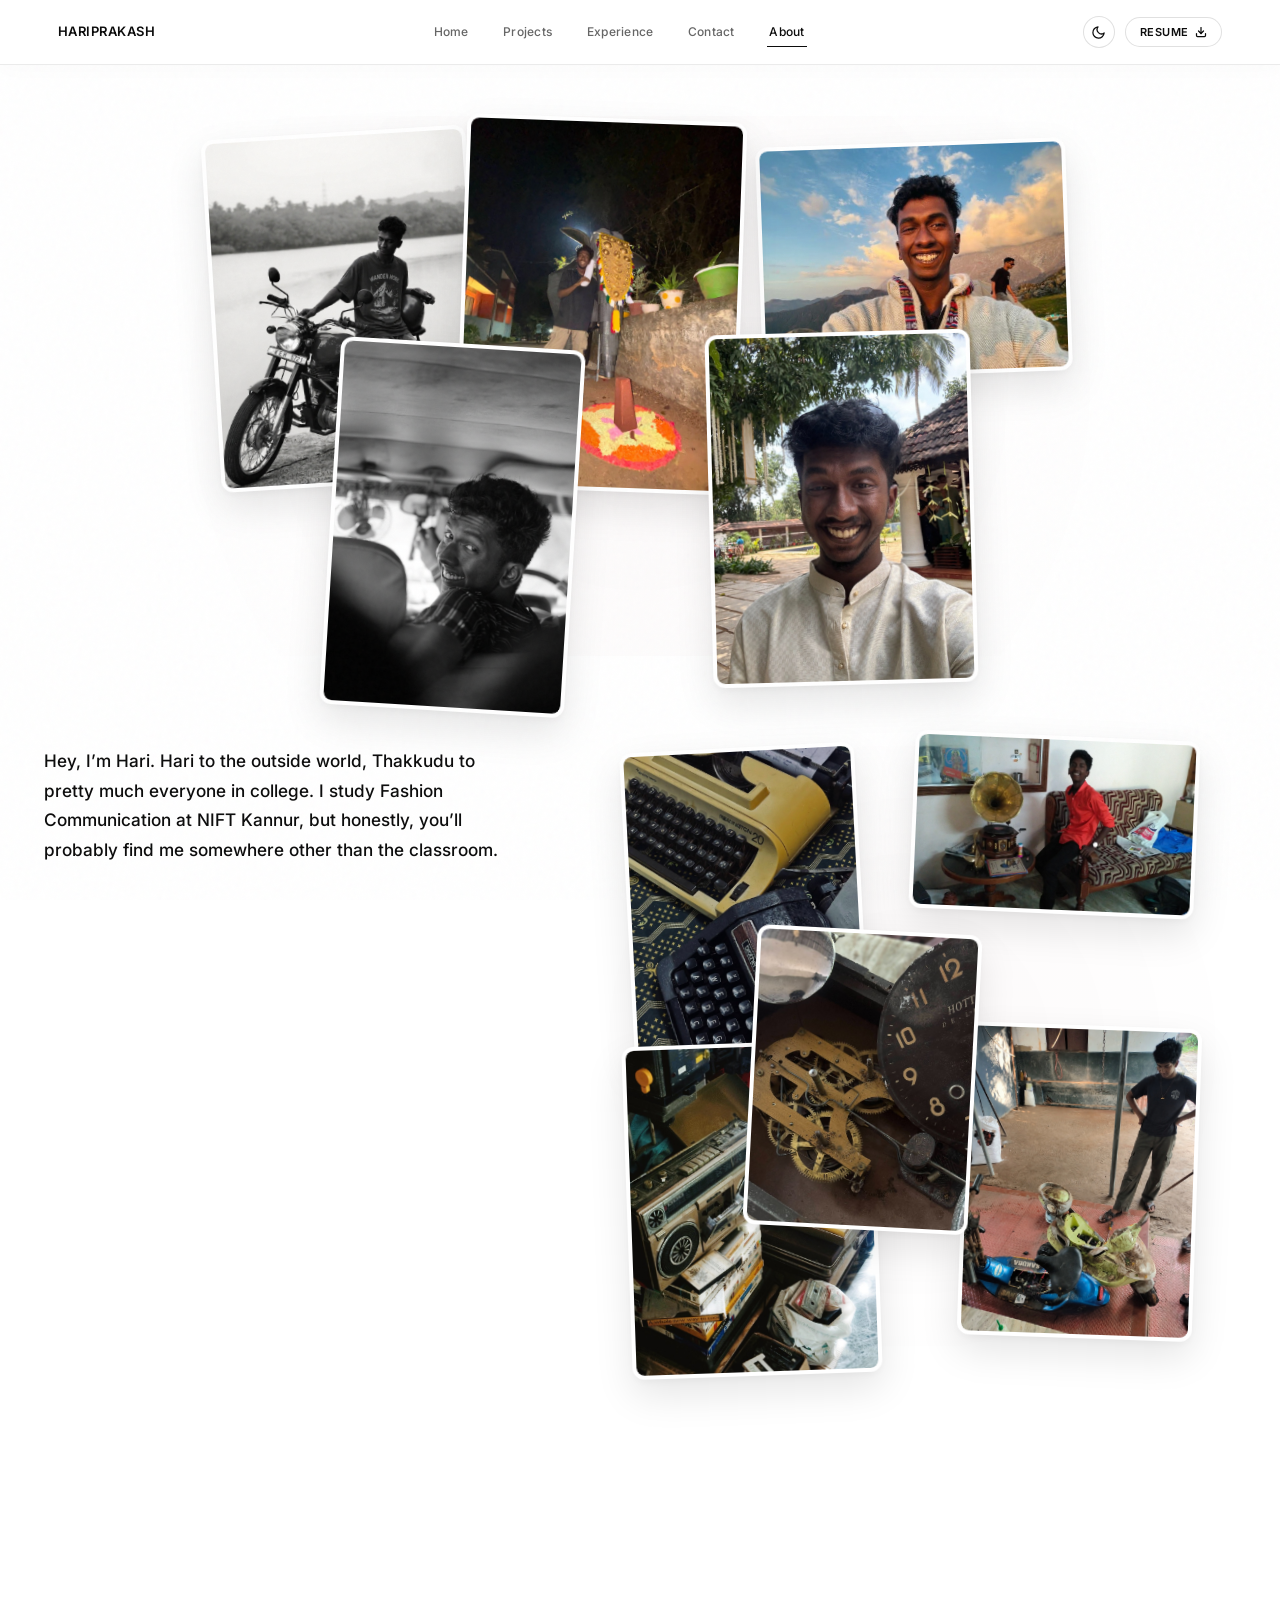
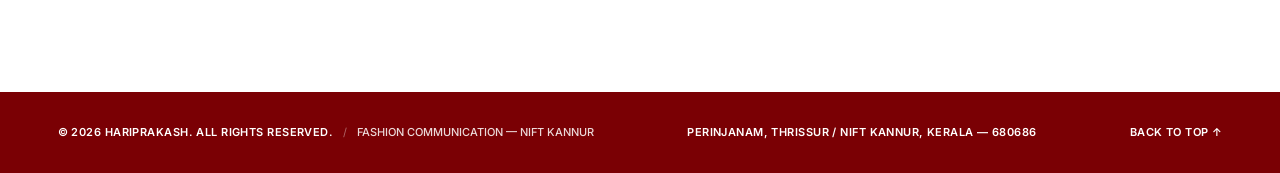
<file: about.html>
<!DOCTYPE html>
<html lang="en">
<head>
  <meta charset="UTF-8">
  <meta name="viewport" content="width=device-width, initial-scale=1.0, viewport-fit=cover">
  <meta name="theme-color" content="#ffffff" id="metaThemeColor">
  <title>About — Hariprakash | Fashion Communication & 3D Spatial Design</title>
  <link rel="preconnect" href="https://fonts.googleapis.com">
  <link rel="preconnect" href="https://fonts.gstatic.com" crossorigin>
  <link href="https://fonts.googleapis.com/css2?family=Inter:wght@300;400;500;600;700;800&display=swap" rel="stylesheet">
  <link rel="stylesheet" href="styles.css">
</head>
<body class="theme-light">

  <!-- Subtle Paper Grain -->
  <div class="grain-overlay"></div>

  <!-- Top Navigation Bar: Minimalist Translucent Header -->
  <header class="header">
    <div class="header-left">
      <!-- Mobile Hamburger Menu Button (Shown on Phone, on the Left) -->
      <button class="mobile-menu-btn" id="mobileMenuBtn" aria-label="Toggle navigation menu" aria-expanded="false">
        <span class="hamburger-box">
          <span class="hamburger-line line-top"></span>
          <span class="hamburger-line line-mid"></span>
          <span class="hamburger-line line-bot"></span>
        </span>
      </button>

      <a href="index.html#hero" class="brand-link">
        <span class="brand-name">HARIPRAKASH</span>
      </a>
    </div>

    <!-- Desktop Navigation Links (Hidden on Phone/Mobile) -->
    <nav class="header-nav" id="headerNav">
      <a href="index.html#hero" class="nav-link">Home</a>
      <a href="index.html#projects" class="nav-link">Projects</a>
      <a href="index.html#experience" class="nav-link">Experience</a>
      <a href="index.html#contact" class="nav-link">Contact</a>
      <a href="about.html" class="nav-link active">About</a>
    </nav>

    <div class="header-right">
      <button class="theme-toggle-btn" id="themeToggleBtn" aria-label="Toggle theme" title="Toggle theme (System / Dark / Light)">
        <span class="theme-icon-moon" aria-hidden="true">
          <svg width="15" height="15" viewBox="0 0 24 24" fill="none" stroke="currentColor" stroke-width="2" stroke-linecap="round" stroke-linejoin="round">
            <path d="M21 12.79A9 9 0 1 1 11.21 3 7 7 0 0 0 21 12.79z"></path>
          </svg>
        </span>
        <span class="theme-icon-sun" aria-hidden="true">
          <svg width="15" height="15" viewBox="0 0 24 24" fill="none" stroke="currentColor" stroke-width="2" stroke-linecap="round" stroke-linejoin="round">
            <circle cx="12" cy="12" r="5"></circle>
            <line x1="12" y1="1" x2="12" y2="3"></line>
            <line x1="12" y1="21" x2="12" y2="23"></line>
            <line x1="4.22" y1="4.22" x2="5.64" y2="5.64"></line>
            <line x1="18.36" y1="18.36" x2="19.78" y2="19.78"></line>
            <line x1="1" y1="12" x2="3" y2="12"></line>
            <line x1="21" y1="12" x2="23" y2="12"></line>
            <line x1="4.22" y1="19.78" x2="5.64" y2="18.36"></line>
            <line x1="18.36" y1="5.64" x2="19.78" y2="4.22"></line>
          </svg>
        </span>
      </button>

      <a href="assets/Hariprakash_Resume.pdf" download="Hariprakash_Resume.pdf" class="resume-download-btn" id="resumeDownloadBtn">
        <span class="resume-btn-label">Resume</span>
        <svg class="resume-btn-icon" width="12" height="12" viewBox="0 0 24 24" fill="none" stroke="currentColor" stroke-width="2.5" stroke-linecap="round" stroke-linejoin="round">
          <path d="M21 15v4a2 2 0 0 1-2 2H5a2 2 0 0 1-2-2v-4"></path>
          <polyline points="7 10 12 15 17 10"></polyline>
          <line x1="12" y1="15" x2="12" y2="3"></line>
        </svg>
      </a>
    </div>
  </header>

  <!-- Full-Screen Mobile Navigation Drawer -->
  <div class="mobile-nav-drawer" id="mobileNavDrawer" aria-hidden="true">
    <div class="mobile-nav-backdrop" id="mobileNavBackdrop"></div>
    <div class="mobile-nav-panel">
      <div class="mobile-nav-header">
        <span class="mobile-nav-brand">HARIPRAKASH</span>
        <button class="mobile-nav-close-btn" id="mobileNavCloseBtn" aria-label="Close menu">
          <svg width="20" height="20" viewBox="0 0 24 24" fill="none" stroke="currentColor" stroke-width="2" stroke-linecap="round" stroke-linejoin="round">
            <line x1="18" y1="6" x2="6" y2="18"></line>
            <line x1="6" y1="6" x2="18" y2="18"></line>
          </svg>
        </button>
      </div>

      <nav class="mobile-nav-menu">
        <a href="index.html#hero" class="mobile-menu-link">
          <div class="menu-link-main">
            <span class="menu-link-icon-wrap" aria-hidden="true">
              <svg width="17" height="17" viewBox="0 0 24 24" fill="none" stroke="currentColor" stroke-width="1.8" stroke-linecap="round" stroke-linejoin="round">
                <path d="M3 9l9-7 9 7v11a2 2 0 0 1-2 2H5a2 2 0 0 1-2-2z"></path>
                <polyline points="9 22 9 12 15 12 15 22"></polyline>
              </svg>
            </span>
            <span class="menu-link-text">Home</span>
          </div>
          <span class="menu-link-arrow" aria-hidden="true">
            <svg width="14" height="14" viewBox="0 0 24 24" fill="none" stroke="currentColor" stroke-width="2" stroke-linecap="round" stroke-linejoin="round">
              <polyline points="9 18 15 12 9 6"></polyline>
            </svg>
          </span>
        </a>

        <a href="index.html#projects" class="mobile-menu-link">
          <div class="menu-link-main">
            <span class="menu-link-icon-wrap" aria-hidden="true">
              <svg width="17" height="17" viewBox="0 0 24 24" fill="none" stroke="currentColor" stroke-width="1.8" stroke-linecap="round" stroke-linejoin="round">
                <rect x="3" y="3" width="7" height="7"></rect>
                <rect x="14" y="3" width="7" height="7"></rect>
                <rect x="14" y="14" width="7" height="7"></rect>
                <rect x="3" y="14" width="7" height="7"></rect>
              </svg>
            </span>
            <span class="menu-link-text">Projects</span>
          </div>
          <span class="menu-link-arrow" aria-hidden="true">
            <svg width="14" height="14" viewBox="0 0 24 24" fill="none" stroke="currentColor" stroke-width="2" stroke-linecap="round" stroke-linejoin="round">
              <polyline points="9 18 15 12 9 6"></polyline>
            </svg>
          </span>
        </a>

        <a href="index.html#experience" class="mobile-menu-link">
          <div class="menu-link-main">
            <span class="menu-link-icon-wrap" aria-hidden="true">
              <svg width="17" height="17" viewBox="0 0 24 24" fill="none" stroke="currentColor" stroke-width="1.8" stroke-linecap="round" stroke-linejoin="round">
                <rect x="2" y="7" width="20" height="14" rx="2" ry="2"></rect>
                <path d="M16 21V5a2 2 0 0 0-2-2h-4a2 2 0 0 0-2 2v16"></path>
              </svg>
            </span>
            <span class="menu-link-text">Experience</span>
          </div>
          <span class="menu-link-arrow" aria-hidden="true">
            <svg width="14" height="14" viewBox="0 0 24 24" fill="none" stroke="currentColor" stroke-width="2" stroke-linecap="round" stroke-linejoin="round">
              <polyline points="9 18 15 12 9 6"></polyline>
            </svg>
          </span>
        </a>

        <a href="index.html#contact" class="mobile-menu-link">
          <div class="menu-link-main">
            <span class="menu-link-icon-wrap" aria-hidden="true">
              <svg width="17" height="17" viewBox="0 0 24 24" fill="none" stroke="currentColor" stroke-width="1.8" stroke-linecap="round" stroke-linejoin="round">
                <line x1="22" y1="2" x2="11" y2="13"></line>
                <polygon points="22 2 15 22 11 13 2 9 22 2"></polygon>
              </svg>
            </span>
            <span class="menu-link-text">Contact</span>
          </div>
          <span class="menu-link-arrow" aria-hidden="true">
            <svg width="14" height="14" viewBox="0 0 24 24" fill="none" stroke="currentColor" stroke-width="2" stroke-linecap="round" stroke-linejoin="round">
              <polyline points="9 18 15 12 9 6"></polyline>
            </svg>
          </span>
        </a>

        <a href="about.html" class="mobile-menu-link active">
          <div class="menu-link-main">
            <span class="menu-link-icon-wrap" aria-hidden="true">
              <svg width="17" height="17" viewBox="0 0 24 24" fill="none" stroke="currentColor" stroke-width="1.8" stroke-linecap="round" stroke-linejoin="round">
                <circle cx="12" cy="7" r="4"></circle>
                <path d="M5.5 21a6.5 6.5 0 0 1 13 0"></path>
              </svg>
            </span>
            <span class="menu-link-text">About & Archive</span>
          </div>
          <span class="menu-link-arrow" aria-hidden="true">
            <svg width="14" height="14" viewBox="0 0 24 24" fill="none" stroke="currentColor" stroke-width="2" stroke-linecap="round" stroke-linejoin="round">
              <polyline points="9 18 15 12 9 6"></polyline>
            </svg>
          </span>
        </a>
      </nav>

      <div class="mobile-nav-footer">
        <div class="mobile-nav-info">
          <span class="mobile-nav-inst">FASHION COMMUNICATION — NIFT KANNUR</span>
          <a href="mailto:hpkuttan@gmail.com" class="mobile-nav-email">hpkuttan@gmail.com ↗</a>
        </div>
        <div class="mobile-nav-actions">
          <a href="https://www.behance.net/harikuttan" target="_blank" rel="noopener" class="mobile-subtle-link">Behance ↗</a>
          <span class="sub-sep">•</span>
          <a href="https://www.linkedin.com/in/hariprakash-kannamkulath/" target="_blank" rel="noopener" class="mobile-subtle-link">LinkedIn ↗</a>
          <span class="sub-sep">•</span>
          <a href="assets/Hariprakash_Resume.pdf" download="Hariprakash_Resume.pdf" class="mobile-subtle-link">Resume ↓</a>
        </div>
      </div>
    </div>
  </div>

  <!-- Main Editorial Visual Storytelling: Top Collage (Hari's Photos) + Content & Antiques Section -->
  <main id="mainContent">
    <section class="section about-page-section">

      <!-- ======================================================================
           1. TOP COLLAGE: FULL-WIDTH SCATTERED DESK (HARI'S PHOTOS ONLY)
           ====================================================================== -->
      <div class="about-top-collage-section">
        <div class="interactive-collage-stage top-collage-stage" id="interactiveCollageStage">

          <!-- PHOTO 01: Royal Enfield - Machines with too many screws -->
          <div class="collage-card top-card-1" data-depth="0.05" title="Vintage Royal Enfield // Machines with too many screws">
            <div class="collage-card-inner">
              <img src="assets/about-royal-enfield.jpg" alt="Vintage Royal Enfield - Hari" class="collage-img">
            </div>
          </div>

          <!-- PHOTO 02: Elephant Sculpture Workshop Build -->
          <div class="collage-card top-card-2" data-depth="0.08" title="Workshop & Fest Sculpture Build // Hands-on Making">
            <div class="collage-card-inner">
              <img src="assets/about-elephant-sculpture.jpg" alt="Handcrafted Elephant Sculpture - Workshop Build" class="collage-img">
            </div>
          </div>

          <!-- PHOTO 03: Mountain Camp Expedition -->
          <div class="collage-card top-card-3" data-depth="0.06" title="Outdoor Mountain Highlands & Tent Camp">
            <div class="collage-card-inner">
              <img src="assets/about-mountain-camp.jpg" alt="Mountain Camp Expedition - Hari" class="collage-img">
            </div>
          </div>

          <!-- PHOTO 04: Candid Road Drive -->
          <div class="collage-card top-card-4" data-depth="0.09" title="Spontaneous Frames // Taking photos nobody asked for">
            <div class="collage-card-inner">
              <img src="assets/about-candid-drive.jpg" alt="Candid Road Shot - Hari" class="collage-img">
            </div>
          </div>

          <!-- PHOTO 05: Kerala Tradition & Courtyard -->
          <div class="collage-card top-card-5" data-depth="0.04" title="Kerala Roots // Ancestral Courtyard">
            <div class="collage-card-inner">
              <img src="assets/about-kerala-tradition.jpg" alt="Traditional Kurta at Courtyard Home - Hari" class="collage-img">
            </div>
          </div>

        </div><!-- End top-collage-stage -->
      </div><!-- End about-top-collage-section -->


      <!-- ======================================================================
           2. CONTENT SECTION: DIRECT STORY (LEFT) + ANTIQUES COLLAGE (RIGHT)
           ====================================================================== -->
      <div class="about-content-section" id="aboutContentSection">

        <!-- ==================== LEFT COLUMN: DIRECT STORY ==================== -->
        <div class="about-direct-story-col">
          <div class="about-direct-story">

            <p class="about-lead-p story-reveal-item">
              Hey, I’m Hari. Hari to the outside world, Thakkudu to pretty much everyone in college. I study Fashion Communication at NIFT Kannur, but honestly, you’ll probably find me somewhere other than the classroom.
            </p>

            <p class="story-reveal-item">
              You’ll usually find me in a workshop, digging through an antique store, fixing something that probably should’ve been replaced years ago, or taking photos of things nobody asked me to photograph.
            </p>

            <p class="story-reveal-item">
              I like old things, weird things, machines with too many screws, and figuring out how stuff works. I spend my time between making things, breaking things (sometimes accidentally), and getting unnecessarily invested in things that catch my interest.
            </p>

            <p class="story-reveal-item">
              If I’m interested in something, yeah bro, you’re safe. I’ll probably spend the next few hours talking about it, researching it, or trying to build it myself.
            </p>

            <p class="story-reveal-item">
              This website is basically a collection of stuff I like, stuff I make, and photos I take along the way.
            </p>

            <p class="about-direct-signoff story-reveal-item">
              Anyway, have a look around. :))
            </p>

            <!-- Quick Direct Contact & Links -->
            <div class="about-direct-actions">
              <a href="mailto:hpkuttan@gmail.com" class="contact-primary-btn" data-cursor="EMAIL">
                <span>say hi → hpkuttan@gmail.com</span>
                <svg width="14" height="14" viewBox="0 0 24 24" fill="none" stroke="currentColor" stroke-width="2" stroke-linecap="round" stroke-linejoin="round">
                  <line x1="7" y1="17" x2="17" y2="7"></line>
                  <polyline points="7 7 17 7 17 17"></polyline>
                </svg>
              </a>

              <div class="about-sub-links">
                <a href="https://www.behance.net/harikuttan" target="_blank" rel="noopener" class="subtle-link">BEHANCE ↗</a>
                <span class="sub-sep">•</span>
                <a href="https://www.linkedin.com/in/hariprakash-kannamkulath/" target="_blank" rel="noopener" class="subtle-link">LINKEDIN ↗</a>
                <span class="sub-sep">•</span>
                <a href="tel:+919447693240" class="subtle-link">+91 9447693240 ↗</a>
                <span class="sub-sep">•</span>
                <a href="assets/Hariprakash_Resume.pdf" download="Hariprakash_Resume.pdf" class="subtle-link">RESUME (PDF) ↓</a>
              </div>

              <div class="about-back-box">
                <a href="index.html#projects" class="editorial-back-link">
                  <span>← Back to Selected Projects</span>
                </a>
              </div>
            </div>

          </div><!-- End about-direct-story -->
        </div><!-- End about-direct-story-col -->


        <!-- ==================== RIGHT COLUMN: ANTIQUES & SKILLS COLLAGE ==================== -->
        <div class="about-antiques-col">

          <!-- Antiques Interactive Canvas Stage -->
          <div class="interactive-collage-stage antiques-collage-stage" id="antiquesCollageStage">

            <!-- ANTIQUE 01: Vintage Remington & Brother Typewriters -->
            <div class="collage-card antique-card-1" data-depth="0.06" title="Vintage Typewriters // Remington 20 & Brother Super Deluxe">
              <div class="collage-card-inner">
                <img src="assets/about-antique-typewriters.jpg" alt="Vintage Remington and Brother Typewriters" class="collage-img">
              </div>
            </div>

            <!-- ANTIQUE 02: Brass Horn Gramophone & Vinyl -->
            <div class="collage-card antique-card-2" data-depth="0.09" title="Vintage Brass Horn Gramophone & Vinyl Records">
              <div class="collage-card-inner">
                <img src="assets/about-gramophone-vinyl.jpg" alt="Vintage Brass Horn Gramophone and Hari" class="collage-img">
              </div>
            </div>

            <!-- ANTIQUE 03: Antique Clockwork Mechanism & Brass Gears -->
            <div class="collage-card antique-card-3" data-depth="0.05" title="Antique Clockwork Mechanism // Brass Gears & Pendulum Escapement">
              <div class="collage-card-inner">
                <img src="assets/about-antique-clockwork.jpg" alt="Antique Pendulum Clockwork Gears and Mechanism" class="collage-img">
              </div>
            </div>

            <!-- ANTIQUE 04: Retro Boombox & Cassette Tapes -->
            <div class="collage-card antique-card-4" data-depth="0.08" title="Retro Boombox & Cassette Tape Archive">
              <div class="collage-card-inner">
                <img src="assets/about-retro-boombox.jpg" alt="Vintage Boombox and Cassette Tapes Stack" class="collage-img">
              </div>
            </div>

            <!-- ANTIQUE 05: Workshop Scooter Tear-Down & Repair -->
            <div class="collage-card antique-card-5" data-depth="0.07" title="Workshop // Hands-on Scooter Tear-Down & Mechanical Repair">
              <div class="collage-card-inner">
                <img src="assets/about-workshop-repair.jpg" alt="Workshop Scooter Tear-Down and Repair" class="collage-img">
              </div>
            </div>

          </div><!-- End antiquesCollageStage -->
        </div><!-- End about-antiques-col -->

      </div><!-- End about-content-section -->

    </section>
  </main>

  <!-- Footer with Location Prominently Displayed in Royal Red -->
  <footer class="footer">
    <div class="footer-left">
      <span class="footer-copy">© 2026 HARIPRAKASH. ALL RIGHTS RESERVED.</span>
      <span class="footer-sep">/</span>
      <span class="footer-inst">FASHION COMMUNICATION — NIFT KANNUR</span>
    </div>
    <div class="footer-center">
      <span class="footer-location">PERINJANAM, THRISSUR / NIFT KANNUR, KERALA — 680686</span>
    </div>
    <div class="footer-right">
      <a href="#mainContent" class="back-top-btn" onclick="window.scrollTo({top: 0, behavior: 'smooth'}); return false;">BACK TO TOP ↑</a>
    </div>
  </footer>

  <script src="script.js"></script>
</body>
</html>
</file>
<file: styles.css>
/* ==========================================================================
   HARIPRAKASH — FASHION COMMUNICATION & ART DIRECTION
   MINIMALIST PORTFOLIO DESIGN SYSTEM
   TYPOGRAPHY: GLOBALLY ACCEPTED CLEAN SANS-SERIF (INTER)
   ========================================================================== */

:root,
html[data-theme="light"],
body[data-theme="light"],
.theme-light {
  --bg-primary: #ffffff;
  --bg-secondary: #f8f8f8;
  --bg-tertiary: #f0f0f0;
  --bg-glass: rgba(255, 255, 255, 0.85);
  --bg-card: #ffffff;
  --text-main: #0c0c0c;
  --text-muted: #666666;
  --text-light: #999999;
  --border-light: #e5e5e5;
  --border-glass: rgba(0, 0, 0, 0.08);
  --border-dark: #0c0c0c;
  --accent-dot: #e23e1d;

  /* Royal Red Brand Signature */
  --royal-red: #7a0004;
  --royal-red-dark: #680002;
  --royal-red-light: #8b0006;
  --royal-red-glow: rgba(122, 0, 4, 0.35);

  --btn-bg: rgba(255, 255, 255, 0.75);
  --btn-border: rgba(0, 0, 0, 0.12);
  --modal-nav-bg: rgba(0, 0, 0, 0.04);
  --card-shadow: 0 16px 38px rgba(0, 0, 0, 0.10), 0 3px 8px rgba(0, 0, 0, 0.04);
  --card-shadow-hover: 0 32px 70px rgba(0, 0, 0, 0.22), 0 8px 18px rgba(0, 0, 0, 0.08);
  --grain-opacity: 0.025;

  /* Globally Accepted Minimal Font Family */
  --font-primary: 'Inter', -apple-system, BlinkMacSystemFont, 'Segoe UI', Roboto, Helvetica, Arial, sans-serif;

  --page-margin: clamp(16px, 4.5vw, 64px);
  --transition-smooth: cubic-bezier(0.16, 1, 0.3, 1);
  color-scheme: light;
}

/* System Dark Mode (Active when system is dark AND user hasn't explicitly forced light) */
@media (prefers-color-scheme: dark) {
  :root:not([data-theme="light"]),
  html:not([data-theme="light"]),
  body:not([data-theme="light"]) {
    --bg-primary: #0a0a0a;
    --bg-secondary: #121212;
    --bg-tertiary: #1a1a1a;
    --bg-glass: rgba(10, 10, 10, 0.88);
    --bg-card: #141414;
    --text-main: #f5f5f5;
    --text-muted: #a3a3a3;
    --text-light: #707070;
    --border-light: rgba(255, 255, 255, 0.12);
    --border-glass: rgba(255, 255, 255, 0.10);
    --border-dark: #f5f5f5;
    --accent-dot: #ff4726;

    --royal-red: #c41e26;
    --royal-red-dark: #9e0e14;
    --royal-red-light: #e0323a;
    --royal-red-glow: rgba(196, 30, 38, 0.5);

    --btn-bg: rgba(255, 255, 255, 0.08);
    --btn-border: rgba(255, 255, 255, 0.16);
    --modal-nav-bg: rgba(255, 255, 255, 0.08);
    --card-shadow: 0 16px 38px rgba(0, 0, 0, 0.65), 0 3px 8px rgba(0, 0, 0, 0.4);
    --card-shadow-hover: 0 32px 70px rgba(0, 0, 0, 0.85), 0 8px 18px rgba(0, 0, 0, 0.5);
    --grain-opacity: 0.04;
    color-scheme: dark;
  }
}

/* Explicit Dark Theme (Highest Priority) */
:root[data-theme="dark"],
html[data-theme="dark"],
body[data-theme="dark"],
[data-theme="dark"],
.theme-dark {
  --bg-primary: #0a0a0a !important;
  --bg-secondary: #121212 !important;
  --bg-tertiary: #1a1a1a !important;
  --bg-glass: rgba(10, 10, 10, 0.88) !important;
  --bg-card: #141414 !important;
  --text-main: #f5f5f5 !important;
  --text-muted: #a3a3a3 !important;
  --text-light: #707070 !important;
  --border-light: rgba(255, 255, 255, 0.12) !important;
  --border-glass: rgba(255, 255, 255, 0.10) !important;
  --border-dark: #f5f5f5 !important;
  --accent-dot: #ff4726 !important;

  --royal-red: #c41e26 !important;
  --royal-red-dark: #9e0e14 !important;
  --royal-red-light: #e0323a !important;
  --royal-red-glow: rgba(196, 30, 38, 0.5) !important;

  --btn-bg: rgba(255, 255, 255, 0.08) !important;
  --btn-border: rgba(255, 255, 255, 0.16) !important;
  --modal-nav-bg: rgba(255, 255, 255, 0.08) !important;
  --card-shadow: 0 16px 38px rgba(0, 0, 0, 0.65), 0 3px 8px rgba(0, 0, 0, 0.4) !important;
  --card-shadow-hover: 0 32px 70px rgba(0, 0, 0, 0.85), 0 8px 18px rgba(0, 0, 0, 0.5) !important;
  --grain-opacity: 0.04 !important;
  color-scheme: dark !important;
}

/* Explicit Light Theme (Highest Priority) */
:root[data-theme="light"],
html[data-theme="light"],
body[data-theme="light"],
[data-theme="light"],
.theme-light {
  --bg-primary: #ffffff !important;
  --bg-secondary: #f8f8f8 !important;
  --bg-tertiary: #f0f0f0 !important;
  --bg-glass: rgba(255, 255, 255, 0.85) !important;
  --bg-card: #ffffff !important;
  --text-main: #0c0c0c !important;
  --text-muted: #666666 !important;
  --text-light: #999999 !important;
  --border-light: #e5e5e5 !important;
  --border-glass: rgba(0, 0, 0, 0.08) !important;
  --border-dark: #0c0c0c !important;
  --accent-dot: #e23e1d !important;

  --royal-red: #7a0004 !important;
  --royal-red-dark: #680002 !important;
  --royal-red-light: #8b0006 !important;
  --royal-red-glow: rgba(122, 0, 4, 0.35) !important;

  --btn-bg: rgba(255, 255, 255, 0.75) !important;
  --btn-border: rgba(0, 0, 0, 0.12) !important;
  --modal-nav-bg: rgba(0, 0, 0, 0.04) !important;
  --card-shadow: 0 16px 38px rgba(0, 0, 0, 0.10), 0 3px 8px rgba(0, 0, 0, 0.04) !important;
  --card-shadow-hover: 0 32px 70px rgba(0, 0, 0, 0.22), 0 8px 18px rgba(0, 0, 0, 0.08) !important;
  --grain-opacity: 0.025 !important;
  color-scheme: light !important;
}

*, *::before, *::after {
  box-sizing: border-box;
  margin: 0;
  padding: 0;
}

html {
  font-size: 15px;
  scroll-behavior: smooth;
  background-color: var(--bg-primary);
  color: var(--text-main);
  text-rendering: optimizeLegibility;
  -webkit-font-smoothing: antialiased;
}

body {
  font-family: var(--font-primary);
  background-color: var(--bg-primary);
  color: var(--text-main);
  overflow-x: hidden;
  line-height: 1.5;
  cursor: default;
}

/* --------------------------------------------------------------------------
   Subtle Paper Grain Overlay
   -------------------------------------------------------------------------- */
.grain-overlay {
  position: fixed;
  top: 0;
  left: 0;
  width: 100vw;
  height: 100vh;
  pointer-events: none;
  z-index: 999;
  opacity: var(--grain-opacity, 0.025);
  background-image: url("data:image/svg+xml,%3Csvg viewBox='0 0 200 200' xmlns='http://www.w3.org/2000/svg'%3E%3Cfilter id='noiseFilter'%3E%3CfeTurbulence type='fractalNoise' baseFrequency='0.85' numOctaves='3' stitchTiles='stitch'/%3E%3C/filter%3E%3Crect width='100%25' height='100%25' filter='url(%23noiseFilter)'/%3E%3C/svg%3E");
}

/* Cursor dot and hover badge caption removed as requested */
.cursor-dot,
.cursor-badge {
  display: none !important;
}

/* --------------------------------------------------------------------------
   Header / Minimalist Editorial Navigation
   -------------------------------------------------------------------------- */
.header {
  position: sticky;
  top: 0;
  width: 100%;
  background: var(--bg-glass);
  backdrop-filter: blur(20px) saturate(180%);
  -webkit-backdrop-filter: blur(20px) saturate(180%);
  z-index: 1000;
  display: flex;
  justify-content: space-between;
  align-items: center;
  padding: 16px var(--page-margin);
  border-bottom: 1px solid var(--border-glass);
  box-shadow: 0 4px 20px rgba(0, 0, 0, 0.02);
  font-size: 12px;
  transition: background-color 0.3s ease, border-color 0.3s ease;
}

.header-left {
  display: flex;
  align-items: center;
  gap: 12px;
}

.brand-link {
  text-decoration: none;
  color: var(--text-main);
  display: inline-flex;
  align-items: center;
}

.brand-name {
  font-weight: 600;
  letter-spacing: 0.04em;
  font-size: 13px;
  text-transform: uppercase;
}

.header-nav {
  display: flex;
  align-items: center;
  gap: clamp(14px, 2.4vw, 32px);
}

.nav-link {
  text-decoration: none;
  color: var(--text-muted);
  font-size: 12px;
  font-weight: 500;
  letter-spacing: 0.02em;
  padding: 6px 2px;
  position: relative;
  transition: color 0.2s ease;
}

.nav-link:hover,
.nav-link.active {
  color: var(--text-main);
}

.nav-link.active::after {
  content: '';
  position: absolute;
  bottom: 0;
  left: 0;
  width: 100%;
  height: 1.5px;
  background-color: var(--text-main);
}

.header-right {
  display: flex;
  align-items: center;
  gap: 10px;
}

/* Minimalist Dark / Light Mode Toggle Button */
.theme-toggle-btn {
  display: inline-flex;
  align-items: center;
  justify-content: center;
  width: 32px;
  height: 32px;
  border-radius: 50%;
  background: var(--btn-bg);
  border: 1px solid var(--btn-border);
  color: var(--text-main);
  cursor: pointer;
  transition: all 0.25s var(--transition-smooth);
  backdrop-filter: blur(10px);
  -webkit-backdrop-filter: blur(10px);
  padding: 0;
  flex-shrink: 0;
}

.theme-toggle-btn:hover {
  background: var(--text-main);
  color: var(--bg-primary);
  border-color: var(--text-main);
  transform: rotate(15deg) scale(1.05);
}

.theme-toggle-btn:active {
  transform: scale(0.92);
}

/* Sun and Moon icon toggling based on theme */
.theme-icon-sun,
.theme-icon-moon {
  display: flex;
  align-items: center;
  justify-content: center;
  transition: transform 0.25s ease, opacity 0.25s ease;
}

/* Default Light: show moon (switch to dark), hide sun */
.theme-icon-sun {
  display: none !important;
}
.theme-icon-moon {
  display: flex !important;
}

/* When dark mode (system default) */
@media (prefers-color-scheme: dark) {
  :root:not([data-theme="light"]) .theme-icon-sun,
  html:not([data-theme="light"]) .theme-icon-sun,
  body:not([data-theme="light"]) .theme-icon-sun {
    display: flex !important;
  }
  :root:not([data-theme="light"]) .theme-icon-moon,
  html:not([data-theme="light"]) .theme-icon-moon,
  body:not([data-theme="light"]) .theme-icon-moon {
    display: none !important;
  }
}

/* Explicit Dark Theme: show sun (switch to light), hide moon */
:root[data-theme="dark"] .theme-icon-sun,
html[data-theme="dark"] .theme-icon-sun,
body[data-theme="dark"] .theme-icon-sun,
[data-theme="dark"] .theme-icon-sun,
.theme-toggle-btn.is-dark .theme-icon-sun {
  display: flex !important;
}

:root[data-theme="dark"] .theme-icon-moon,
html[data-theme="dark"] .theme-icon-moon,
body[data-theme="dark"] .theme-icon-moon,
[data-theme="dark"] .theme-icon-moon,
.theme-toggle-btn.is-dark .theme-icon-moon {
  display: none !important;
}

/* Explicit Light Theme: show moon (switch to dark), hide sun */
:root[data-theme="light"] .theme-icon-sun,
html[data-theme="light"] .theme-icon-sun,
body[data-theme="light"] .theme-icon-sun,
[data-theme="light"] .theme-icon-sun,
.theme-toggle-btn.is-light .theme-icon-sun {
  display: none !important;
}

:root[data-theme="light"] .theme-icon-moon,
html[data-theme="light"] .theme-icon-moon,
body[data-theme="light"] .theme-icon-moon,
[data-theme="light"] .theme-icon-moon,
.theme-toggle-btn.is-light .theme-icon-moon {
  display: flex !important;
}

/* --------------------------------------------------------------------------
   Mobile Hamburger Menu Button & Full-Screen Drawer
   -------------------------------------------------------------------------- */
.mobile-menu-btn {
  display: none;
  align-items: center;
  justify-content: center;
  width: 36px;
  height: 36px;
  border-radius: 50%;
  background: var(--btn-bg);
  border: 1px solid var(--btn-border);
  color: var(--text-main);
  cursor: pointer;
  padding: 0;
  transition: all 0.25s var(--transition-smooth);
  backdrop-filter: blur(10px);
  -webkit-backdrop-filter: blur(10px);
  flex-shrink: 0;
}

.mobile-menu-btn:hover {
  background: var(--text-main);
  color: var(--bg-primary);
  border-color: var(--text-main);
}

.hamburger-box {
  width: 17px;
  height: 12px;
  display: flex;
  flex-direction: column;
  justify-content: space-between;
  position: relative;
}

.hamburger-line {
  display: block;
  width: 100%;
  height: 1.5px;
  background-color: currentColor;
  border-radius: 2px;
  transition: transform 0.25s var(--transition-smooth), opacity 0.2s ease;
}

/* Active Hamburger transforms into clean X */
.mobile-menu-btn.is-active .line-top {
  transform: translateY(5.25px) rotate(45deg);
}

.mobile-menu-btn.is-active .line-mid {
  opacity: 0;
  transform: scaleX(0);
}

.mobile-menu-btn.is-active .line-bot {
  transform: translateY(-5.25px) rotate(-45deg);
}

/* Full-Screen Mobile Navigation Drawer */
.mobile-nav-drawer {
  position: fixed;
  inset: 0;
  width: 100vw;
  height: 100vh;
  height: 100dvh;
  z-index: 2000;
  pointer-events: none;
  visibility: hidden;
  transition: visibility 0.35s ease;
}

.mobile-nav-drawer.is-open {
  pointer-events: auto;
  visibility: visible;
}

.mobile-nav-backdrop {
  position: absolute;
  inset: 0;
  width: 100%;
  height: 100%;
  background: rgba(0, 0, 0, 0.55);
  backdrop-filter: blur(10px);
  -webkit-backdrop-filter: blur(10px);
  opacity: 0;
  transition: opacity 0.35s ease;
}

.mobile-nav-drawer.is-open .mobile-nav-backdrop {
  opacity: 1;
}

.mobile-nav-panel {
  position: absolute;
  top: 0;
  left: 0;
  width: 88vw;
  max-width: 380px;
  height: 100%;
  height: 100dvh;
  background: var(--bg-primary);
  border-right: 1px solid var(--border-light);
  display: flex;
  flex-direction: column;
  justify-content: space-between;
  padding: max(20px, env(safe-area-inset-top)) 24px max(24px, env(safe-area-inset-bottom));
  box-shadow: 10px 0 45px rgba(0, 0, 0, 0.3);
  transform: translateX(-100%);
  transition: transform 0.38s cubic-bezier(0.16, 1, 0.3, 1);
  overflow-y: auto;
  -webkit-overflow-scrolling: touch;
}

.mobile-nav-drawer.is-open .mobile-nav-panel {
  transform: translateX(0);
}

.mobile-nav-header {
  display: flex;
  align-items: center;
  justify-content: space-between;
  padding-bottom: 20px;
  border-bottom: 1px solid var(--border-light);
}

.mobile-nav-brand {
  font-size: 13px;
  font-weight: 700;
  letter-spacing: 0.05em;
  color: var(--text-main);
  text-transform: uppercase;
}

.mobile-nav-close-btn {
  width: 36px;
  height: 36px;
  border-radius: 50%;
  background: var(--modal-nav-bg);
  border: 1px solid var(--border-light);
  color: var(--text-main);
  display: flex;
  align-items: center;
  justify-content: center;
  cursor: pointer;
  transition: all 0.2s ease;
}

.mobile-nav-close-btn:hover {
  background: var(--text-main);
  color: var(--bg-primary);
  border-color: var(--text-main);
}

.mobile-nav-menu {
  display: flex;
  flex-direction: column;
  gap: 10px;
  margin: 28px 0;
}

.mobile-menu-link {
  display: flex;
  align-items: center;
  justify-content: space-between;
  padding: 11px 14px;
  text-decoration: none;
  color: var(--text-main);
  border-radius: 10px;
  background: var(--bg-secondary);
  border: 1px solid var(--border-light);
  transition: all 0.22s var(--transition-smooth);
}

.mobile-menu-link:hover,
.mobile-menu-link:active,
.mobile-menu-link.active {
  background: var(--bg-tertiary);
  border-color: var(--royal-red);
  color: var(--royal-red);
  transform: translateX(4px);
}

.menu-link-main {
  display: flex;
  align-items: center;
  gap: 13px;
}

.menu-link-icon-wrap {
  width: 34px;
  height: 34px;
  border-radius: 8px;
  background: var(--modal-nav-bg);
  border: 1px solid var(--border-light);
  color: var(--royal-red);
  display: inline-flex;
  align-items: center;
  justify-content: center;
  flex-shrink: 0;
  transition: all 0.2s ease;
}

.mobile-menu-link:hover .menu-link-icon-wrap,
.mobile-menu-link:active .menu-link-icon-wrap,
.mobile-menu-link.active .menu-link-icon-wrap {
  background: var(--royal-red);
  color: #ffffff;
  border-color: var(--royal-red);
  transform: scale(1.05);
}

.menu-link-text {
  font-family: var(--font-primary);
  font-size: 14.5px;
  font-weight: 500;
  letter-spacing: 0.015em;
  color: var(--text-main);
  transition: color 0.2s ease;
}

.mobile-menu-link:hover .menu-link-text,
.mobile-menu-link:active .menu-link-text,
.mobile-menu-link.active .menu-link-text {
  color: var(--royal-red);
}

.menu-link-arrow {
  color: var(--text-light);
  display: inline-flex;
  align-items: center;
  justify-content: center;
  flex-shrink: 0;
  transition: transform 0.2s ease, color 0.2s ease;
}

.mobile-menu-link:hover .menu-link-arrow,
.mobile-menu-link:active .menu-link-arrow,
.mobile-menu-link.active .menu-link-arrow {
  transform: translateX(3px);
  color: var(--royal-red);
}

.mobile-nav-footer {
  padding-top: 24px;
  border-top: 1px solid var(--border-light);
  display: flex;
  flex-direction: column;
  gap: 16px;
}

.mobile-nav-info {
  display: flex;
  flex-direction: column;
  gap: 6px;
}

.mobile-nav-inst {
  font-size: 10px;
  font-weight: 600;
  letter-spacing: 0.06em;
  color: var(--text-light);
  text-transform: uppercase;
}

.mobile-nav-email {
  font-size: 13px;
  color: var(--royal-red);
  font-weight: 600;
  text-decoration: none;
}

.mobile-nav-actions {
  display: flex;
  align-items: center;
  gap: 10px;
  font-size: 11px;
  flex-wrap: wrap;
}

.mobile-subtle-link {
  color: var(--text-muted);
  text-decoration: none;
  font-weight: 500;
}

.mobile-subtle-link:hover {
  color: var(--royal-red);
}

.resume-download-btn {
  display: inline-flex;
  align-items: center;
  gap: 7px;
  text-decoration: none;
  background: var(--btn-bg);
  backdrop-filter: blur(10px);
  -webkit-backdrop-filter: blur(10px);
  color: var(--text-main);
  border: 1px solid var(--btn-border);
  padding: 6px 14px;
  border-radius: 999px;
  font-size: 11px;
  font-weight: 600;
  letter-spacing: 0.04em;
  text-transform: uppercase;
  transition: all 0.25s var(--transition-smooth);
}

.resume-download-btn:hover {
  background: var(--text-main);
  color: var(--bg-primary);
  border-color: var(--text-main);
}

.resume-download-btn:hover .resume-btn-icon {
  transform: translateY(1.5px);
}

.resume-btn-icon {
  transition: transform 0.2s ease;
}

/* --------------------------------------------------------------------------
   SCROLL REVEAL (Content & text pop smoothly from bottom on scroll)
   -------------------------------------------------------------------------- */
.scroll-reveal,
.timeline-row.scroll-reveal,
.grid-card.scroll-reveal {
  opacity: 0;
  transform: translate3d(0, 38px, 0);
  transition: opacity 0.95s cubic-bezier(0.22, 1, 0.36, 1),
              transform 0.95s cubic-bezier(0.22, 1, 0.36, 1);
  will-change: opacity, transform;
}

.scroll-reveal.is-revealed,
.timeline-row.scroll-reveal.is-revealed,
.grid-card.scroll-reveal.is-revealed {
  opacity: 1;
  transform: translate3d(0, 0, 0);
}

/* Maintain smooth hover on cards after reveal */
.grid-card.scroll-reveal.is-revealed:hover {
  transform: translate3d(0, -4px, 0);
  transition: transform 0.25s var(--transition-smooth);
}

@media (prefers-reduced-motion: reduce) {
  .scroll-reveal {
    opacity: 1 !important;
    transform: none !important;
    transition: none !important;
  }
}

/* --------------------------------------------------------------------------
   Sections & General Layout
   -------------------------------------------------------------------------- */
.section {
  padding: 0 var(--page-margin);
}

.folio-tag {
  display: inline-block;
  font-size: 11px;
  font-weight: 500;
  color: var(--text-light);
  letter-spacing: 0.06em;
  text-transform: uppercase;
  margin-bottom: 24px;
}

.editorial-divider {
  display: flex;
  align-items: center;
  padding: 18px var(--page-margin);
  border-top: 1px solid var(--border-light);
  border-bottom: 1px solid var(--border-light);
  background: var(--bg-primary);
  font-size: 11px;
  font-weight: 500;
  color: var(--text-muted);
  letter-spacing: 0.04em;
  gap: 20px;
}

.divider-line {
  flex: 1;
  height: 1px;
  background: var(--border-light);
}

.projects-section-header,
.experience-section-header,
.contact-section-header {
  padding: 0;
  background: var(--bg-primary);
}

.projects-section-header {
  padding-top: clamp(36px, 4.5vw, 56px);
}

.experience-section-header,
.contact-section-header {
  padding-top: clamp(48px, 6vw, 76px);
}

.projects-header-inner,
.experience-header-inner,
.contact-header-inner {
  display: flex;
  justify-content: space-between;
  align-items: center;
}

.projects-heading,
.experience-heading,
.contact-heading {
  font-size: clamp(1.8rem, 2.8vw, 2.6rem);
  font-weight: 800;
  letter-spacing: -0.035em;
  color: var(--royal-red);
  margin: 0;
  line-height: 1.1;
}

.view-switch {
  display: flex;
  align-items: center;
  gap: 8px;
  font-size: 11px;
}

.view-btn {
  background: none;
  border: none;
  color: var(--text-light);
  cursor: pointer;
  font-family: inherit;
  font-size: 11px;
  font-weight: 600;
  letter-spacing: 0.05em;
  padding: 4px 6px;
  transition: color 0.2s ease;
}

.view-btn.active, .view-btn:hover {
  color: var(--text-main);
  text-decoration: underline;
  text-underline-offset: 4px;
}

.view-switch .divider {
  color: var(--border-main);
  font-size: 11px;
}

/* --------------------------------------------------------------------------
   HERO: Minimalist Reference Layout (Large Display Name, Role, Bio & Portrait)
   -------------------------------------------------------------------------- */
.hero-section {
  position: relative;
  height: calc(100vh - 72px);
  min-height: calc(100vh - 72px);
  background-color: var(--bg-primary);
  display: flex;
  align-items: center;
  justify-content: center;
  padding: 0 var(--page-margin);
  box-sizing: border-box;
}

.hero-reference-grid {
  display: grid;
  grid-template-columns: 390px 1fr;
  gap: clamp(40px, 5vw, 80px);
  align-items: center;
  justify-content: center;
  width: 100%;
  max-width: 1100px;
  margin: 0 auto;
}

/* Left Column: Portrait Image */
.hero-image-col, .hero-left-col {
  display: flex;
  flex-direction: column;
  align-items: center;
  justify-content: center;
  width: 100%;
}

/* Right Column: Left-Aligned Text Content */
.hero-content-col, .hero-right-col {
  display: flex;
  flex-direction: column;
  align-items: flex-start;
  justify-content: center;
  text-align: left;
  width: 100%;
}

.hero-greeting {
  font-size: clamp(1.8rem, 3.6vw, 3.2rem);
  font-weight: 500;
  letter-spacing: -0.03em;
  color: var(--text-main);
  line-height: 1.1;
  margin-bottom: 6px;
  text-align: left;
}

.hero-giant-name {
  font-size: clamp(2.6rem, 5.2vw, 4.8rem);
  font-weight: 800;
  line-height: 1.04;
  letter-spacing: -0.035em;
  color: var(--royal-red);
  margin: 0;
  text-align: left;
}

.hero-roles-primary {
  font-size: clamp(1.2rem, 1.9vw, 1.75rem);
  font-weight: 500;
  letter-spacing: -0.02em;
  color: var(--text-muted);
  margin-top: 14px;
  line-height: 1.3;
  text-align: left;
}

.hero-statement-text {
  font-size: clamp(1rem, 1.15vw, 1.15rem);
  line-height: 1.65;
  color: var(--text-secondary);
  max-width: 520px;
  margin-top: 20px;
  font-weight: 350;
  text-align: left;
  margin-left: 0;
  margin-right: auto;
}

/* --------------------------------------------------------------------------
   PORTRAIT: Large & Prominent Cutout Framed Neatly by Background Solid Plane
   -------------------------------------------------------------------------- */
.portrait-3d-wrapper,
.portrait-card-container {
  width: 100%;
  max-width: 390px;
  display: flex;
  flex-direction: column;
  align-items: center;
  perspective: 1200px;
}

.portrait-stage,
.portrait-rounded-card {
  position: relative;
  width: 100%;
  aspect-ratio: 4 / 4.7;
  border-radius: 28px;
  transform-style: preserve-3d;
  cursor: pointer;
  overflow: visible; /* Allows head to pop out cleanly over the top on hover */
  transition: transform 0.28s cubic-bezier(0.2, 0.8, 0.2, 1), box-shadow 0.35s ease;
  will-change: transform;
}

.portrait-stage:hover,
.portrait-rounded-card:hover {
  box-shadow: 0 28px 65px -15px rgba(80, 0, 5, 0.65), 0 14px 30px -6px rgba(0, 0, 0, 0.45);
}

/* Layer 1: Solid Royal Red Box (Anchored Backdrop) */
.portrait-royal-box,
.portrait-red-bg {
  position: absolute;
  inset: 0;
  width: 100%;
  height: 100%;
  border-radius: 28px;
  background-color: var(--royal-red);
  background: radial-gradient(circle at 50% 28%, var(--royal-red-light) 0%, var(--royal-red-dark) 100%);
  border: 1px solid rgba(255, 255, 255, 0.08);
  box-shadow: 0 20px 48px -12px rgba(80, 0, 5, 0.45), 0 8px 24px -6px rgba(0, 0, 0, 0.25);
  overflow: hidden;
  pointer-events: none;
  transform: translateZ(0);
}

/* Layer 2: Subject Cutout - Resting Position Kept Intact, Pops Out on Hover */
.portrait-photo,
.portrait-popout-photo {
  position: absolute;
  bottom: 0;
  left: 50%;
  width: auto;
  max-width: 94%;
  height: 89%;
  object-fit: contain;
  object-position: center bottom;
  display: block;
  z-index: 10;
  pointer-events: none;
  transform-origin: center bottom;
  border-radius: 0 0 28px 28px;
  transform: translateX(-50%) translateY(0) translateZ(16px) scale(1);
  filter: drop-shadow(0 12px 22px rgba(0, 0, 0, 0.4));
  transition: transform 0.35s cubic-bezier(0.16, 1, 0.3, 1), filter 0.35s ease;
  will-change: transform, filter;
}

.portrait-stage:hover .portrait-popout-photo,
.portrait-rounded-card:hover .portrait-popout-photo {
  transform: translateX(-50%) translateY(-24px) translateZ(62px) scale(1.12);
  filter: drop-shadow(0 26px 36px rgba(0, 0, 0, 0.65));
}

/* Layer 3: 3D Specular Sheen Layer */
.portrait-glare {
  position: absolute;
  top: 0;
  left: 0;
  width: 100%;
  height: 100%;
  z-index: 3;
  pointer-events: none;
  border-radius: 28px;
  background: radial-gradient(circle at 50% 30%, rgba(255, 255, 255, 0.18) 0%, transparent 65%);
  opacity: 0.5;
  transition: opacity 0.35s ease;
}

.portrait-stage:hover .portrait-glare,
.portrait-rounded-card:hover .portrait-glare {
  opacity: 0.85;
}

.portrait-location-caption {
  font-size: 12px;
  font-weight: 400;
  color: var(--text-muted);
  text-align: left;
  margin-top: 14px;
  font-family: var(--font-primary);
  letter-spacing: 0.01em;
}

.portrait-location-caption:empty,
.about-image-caption:empty {
  display: none;
  margin: 0;
  padding: 0;
}




/* --------------------------------------------------------------------------
   JOURNAL ENTRIES: Architectural Spacing
   -------------------------------------------------------------------------- */
.journal-entry {
  padding: clamp(64px, 8vw, 120px) var(--page-margin);
  border-bottom: 1px solid var(--border-light);
}

.entry-meta-bar {
  display: grid;
  grid-template-columns: 80px 1fr auto;
  align-items: baseline;
  margin-bottom: 24px;
  padding-bottom: 14px;
  border-bottom: 1px solid var(--border-light);
}

.entry-id {
  font-size: 11px;
  font-weight: 500;
  color: var(--text-light);
  letter-spacing: 0.04em;
}

.entry-title-wrap {
  display: flex;
  align-items: baseline;
  gap: 20px;
  flex-wrap: wrap;
}

.entry-title {
  font-weight: 500;
  font-size: clamp(1.4rem, 2.2vw, 2.2rem);
  letter-spacing: -0.025em;
  color: var(--text-main);
}

.entry-category {
  font-size: 11px;
  font-weight: 500;
  color: var(--text-muted);
  letter-spacing: 0.04em;
}

.entry-year {
  font-size: 11px;
  color: var(--text-light);
}

/* ==========================================================================
   4x4 PROJECTS GRID (AFTER US! SIGNATURE MINIMALIST STYLE)
   ========================================================================== */
.grid-section {
  padding: 0;
  width: 100%;
}

.projects-grid-4x4 {
  display: grid;
  grid-template-columns: repeat(4, 1fr);
  gap: clamp(24px, 2.5vw, 44px);
  padding: clamp(16px, 1.8vw, 24px) 0 0;
}

.grid-card {
  display: flex;
  flex-direction: column;
  cursor: pointer;
}

.grid-card:hover {
  transform: translateY(-3px);
  transition: transform 0.25s var(--transition-smooth);
}

.card-meta-bar {
  display: none !important;
}

.card-media-box.kinetic-media-box {
  width: 100%;
  aspect-ratio: 16 / 11;
  background: var(--bg-secondary);
  overflow: hidden;
  position: relative;
  border-radius: 8px;
  border: 1px solid var(--border-light);
  margin-bottom: 16px;
  box-shadow: 0 2px 8px rgba(0, 0, 0, 0.03);
}

.card-media-box .entry-img {
  width: 100%;
  height: 100%;
  object-fit: cover;
  transition: transform 0.8s var(--transition-smooth);
}

.grid-card:hover .card-media-box .entry-img {
  transform: scale(1.04);
}

.card-content {
  display: flex;
  flex-direction: column;
  gap: 6px;
}

.card-title {
  font-size: 17px;
  font-weight: 700;
  color: var(--text-main);
  letter-spacing: -0.02em;
  line-height: 1.25;
  margin-top: 4px;
  transition: color 0.2s ease;
}

.grid-card:hover .card-title {
  color: var(--royal-red);
}

.card-category {
  font-size: 10px;
  font-weight: 600;
  color: var(--text-muted);
  letter-spacing: 0.05em;
  text-transform: uppercase;
}

.card-statement {
  font-size: 12px;
  color: var(--text-muted);
  font-weight: 300;
  line-height: 1.5;
  margin-top: 4px;
  display: -webkit-box;
  -webkit-line-clamp: 2;
  -webkit-box-orient: vertical;
  overflow: hidden;
}

.card-tools-line {
  display: flex;
  flex-wrap: wrap;
  gap: 6px;
  margin-top: 8px;
}

.tool-tag-sm {
  font-size: 10px;
  font-weight: 500;
  color: var(--text-muted);
  background: rgba(0, 0, 0, 0.03);
  backdrop-filter: blur(6px);
  -webkit-backdrop-filter: blur(6px);
  padding: 3px 8px;
  border-radius: 4px;
  border: 1px solid rgba(0, 0, 0, 0.06);
}

/* ENTRY 01: Panoramic Wide (Retained for Individual Full Views) */
.entry-media-wrapper.kinetic-media-box {
  width: 100%;
  aspect-ratio: 21 / 9;
  background: var(--bg-secondary);
  overflow: hidden;
  position: relative;
  cursor: pointer;
  border-radius: 8px;
  border: 1px solid var(--border-light);
}

.kinetic-inner {
  width: 100%;
  height: 100%;
  position: relative;
  overflow: hidden;
  border-radius: 8px;
}

.entry-img {
  width: 100%;
  height: 100%;
  object-fit: cover;
  transition: transform 0.8s var(--transition-smooth);
}

.kinetic-media-box:hover .entry-img {
  transform: scale(1.02);
}

.media-annotation-pill {
  display: none !important;
}

.entry-footer-notes {
  display: grid;
  grid-template-columns: 1.4fr 1fr;
  gap: 40px;
  margin-top: 24px;
}

.field-note .label {
  display: block;
  font-size: 10px;
  font-weight: 600;
  color: var(--text-light);
  margin-bottom: 8px;
  letter-spacing: 0.06em;
}

.field-note p {
  font-size: 0.95rem;
  line-height: 1.6;
  color: var(--text-muted);
  max-width: 620px;
  font-weight: 300;
}

.field-meta {
  display: flex;
  flex-direction: column;
  gap: 8px;
  font-size: 12px;
  color: var(--text-muted);
}

.meta-title {
  color: var(--text-light);
  font-weight: 500;
  margin-right: 6px;
}

/* ENTRY 02: Asymmetric Diptych */
.diptych-grid {
  display: grid;
  grid-template-columns: 1.1fr 1.3fr;
  gap: clamp(30px, 5vw, 70px);
  align-items: flex-start;
}

.diptych-col {
  cursor: pointer;
  transition: transform 0.2s ease-out;
}

.diptych-image-wrap {
  position: relative;
  width: 100%;
  aspect-ratio: 4 / 3;
  overflow: hidden;
  background: var(--bg-secondary);
  border: 1px solid var(--border-light);
}

.diptych-image-wrap.landscape {
  aspect-ratio: 16 / 10;
  margin-top: 30px;
}

.diptych-image-wrap:hover .entry-img {
  transform: scale(1.02);
}

.media-stamp {
  position: absolute;
  bottom: 12px;
  left: 12px;
  background: var(--bg-glass);
  backdrop-filter: blur(8px);
  -webkit-backdrop-filter: blur(8px);
  border: 1px solid var(--border-light);
  padding: 4px 8px;
  font-size: 9px;
  font-weight: 500;
  color: var(--text-main);
  letter-spacing: 0.04em;
  border-radius: 4px;
}

.diptych-caption {
  margin-top: 12px;
  font-size: 11px;
  color: var(--text-light);
}

.editorial-quote-box {
  margin-top: 40px;
  padding: 24px;
  background: var(--bg-secondary);
  border-left: 2px solid var(--text-main);
}

.journal-quote {
  font-size: clamp(1.15rem, 1.6vw, 1.45rem);
  font-weight: 400;
  line-height: 1.4;
  color: var(--text-main);
  margin-bottom: 14px;
  letter-spacing: -0.01em;
}

.quote-author {
  display: block;
  font-size: 10px;
  font-weight: 600;
  color: var(--text-muted);
  letter-spacing: 0.06em;
  font-style: normal;
}

/* ENTRY 03: Motion Canvas */
.motion-canvas-wrapper {
  position: relative;
  width: 100%;
  aspect-ratio: 16 / 9;
  background: #000000;
  overflow: hidden;
  cursor: pointer;
}

.motion-video-mockup {
  position: relative;
  width: 100%;
  height: 100%;
}

.ambient-video {
  width: 100%;
  height: 100%;
  object-fit: cover;
  opacity: 0.88;
  filter: contrast(1.1);
  transition: opacity 0.5s ease;
}

.motion-canvas-wrapper:hover .ambient-video {
  opacity: 0.98;
}

.motion-typography-overlay {
  position: absolute;
  top: 50%;
  left: 0;
  width: 100%;
  transform: translateY(-50%);
  pointer-events: none;
  overflow: hidden;
  mix-blend-mode: difference;
}

.kinetic-text-track {
  display: flex;
  white-space: nowrap;
  animation: marquee-scroll 22s linear infinite;
}

.marquee-item {
  font-weight: 700;
  font-size: clamp(2.5rem, 6vw, 6.5rem);
  color: #ffffff;
  letter-spacing: -0.03em;
  padding-right: 40px;
}

@keyframes marquee-scroll {
  0% { transform: translateX(0); }
  100% { transform: translateX(-50%); }
}

.motion-badge {
  position: absolute;
  bottom: 20px;
  left: 20px;
  background: var(--bg-glass);
  backdrop-filter: blur(8px);
  -webkit-backdrop-filter: blur(8px);
  border: 1px solid var(--border-light);
  padding: 6px 12px;
  font-size: 10px;
  font-weight: 600;
  color: var(--text-main);
  display: flex;
  align-items: center;
  gap: 8px;
  letter-spacing: 0.04em;
  border-radius: 4px;
}

/* ENTRY 04 & 06: Speculative Grids */
.speculative-grid {
  display: grid;
  grid-template-columns: 1.5fr 1fr;
  gap: 40px;
  align-items: center;
  cursor: pointer;
}

.specimen-hero-visual {
  position: relative;
  width: 100%;
  aspect-ratio: 16 / 10;
  overflow: hidden;
  background: var(--bg-secondary);
  border: 1px solid var(--border-light);
}

.specimen-hero-visual:hover .entry-img {
  transform: scale(1.02);
}

.specimen-overlay-hud {
  position: absolute;
  top: 14px;
  right: 14px;
  display: flex;
  flex-direction: column;
  gap: 4px;
  font-size: 9px;
  font-weight: 600;
  color: var(--text-main);
  background: var(--bg-glass);
  backdrop-filter: blur(8px);
  -webkit-backdrop-filter: blur(8px);
  border: 1px solid var(--border-light);
  padding: 5px 8px;
  letter-spacing: 0.04em;
  border-radius: 4px;
}

.specimen-aside {
  display: flex;
  flex-direction: column;
  gap: 16px;
}

.specimen-tag {
  font-size: 10px;
  font-weight: 600;
  color: var(--text-light);
  letter-spacing: 0.06em;
}

.specimen-title {
  font-size: clamp(1.4rem, 2.2vw, 2.2rem);
  font-weight: 400;
  line-height: 1.2;
  letter-spacing: -0.025em;
  color: var(--text-main);
}

.specimen-text {
  font-size: 0.95rem;
  color: var(--text-muted);
  line-height: 1.6;
  font-weight: 300;
}

.specimen-link {
  font-size: 11px;
  font-weight: 500;
  color: var(--text-main);
  text-decoration: underline;
  text-underline-offset: 4px;
  margin-top: 8px;
}

/* --------------------------------------------------------------------------
   INDEX VIEW (Swiss Inventory Mode)
   -------------------------------------------------------------------------- */
.view-container {
  display: none;
}

.view-container.active {
  display: block;
}

.index-view {
  padding: 40px var(--page-margin) 100px;
  position: relative;
}

.index-header-row {
  display: grid;
  grid-template-columns: 60px 2.5fr 2fr 1.5fr 100px 100px;
  padding: 14px 0;
  border-bottom: 1px solid var(--text-main);
  font-size: 11px;
  font-weight: 600;
  color: var(--text-muted);
  letter-spacing: 0.04em;
}

.index-row {
  display: grid;
  grid-template-columns: 60px 2.5fr 2fr 1.5fr 100px 100px;
  padding: 22px 0;
  border-bottom: 1px solid var(--border-light);
  font-size: 13px;
  align-items: baseline;
  cursor: pointer;
  transition: padding-left 0.25s var(--transition-smooth), background-color 0.2s ease;
}

.index-row:hover {
  background-color: var(--bg-secondary);
  padding-left: 14px;
}

.index-row .idx-no {
  font-size: 11px;
  font-weight: 500;
  color: var(--text-light);
}

.index-row .idx-title strong {
  font-weight: 500;
  letter-spacing: -0.01em;
}

.index-row .idx-disc {
  color: var(--text-muted);
}

.index-row .idx-client {
  font-size: 12px;
  color: var(--text-muted);
}

.index-row .idx-year {
  font-size: 11px;
  color: var(--text-light);
}

.index-row .idx-action {
  font-size: 11px;
  font-weight: 500;
  color: var(--text-main);
}

/* Floating Image Preview on Index Hover */
.floating-preview {
  position: fixed;
  width: 280px;
  aspect-ratio: 16 / 10;
  pointer-events: none;
  z-index: 5000;
  opacity: 0;
  transform: translate(-50%, -50%) scale(0.9);
  transition: opacity 0.25s ease, transform 0.25s var(--transition-smooth);
  box-shadow: 0 15px 35px rgba(0,0,0,0.1);
  border: 1px solid var(--border-light);
  overflow: hidden;
  background: var(--bg-secondary);
}

.floating-preview.visible {
  opacity: 1;
  transform: translate(-50%, -50%) scale(1);
}

.floating-preview img {
  width: 100%;
  height: 100%;
  object-fit: cover;
}

/* --------------------------------------------------------------------------
   ABOUT SECTION
   -------------------------------------------------------------------------- */
.about-section {
  padding-bottom: 120px;
}

.about-grid {
  display: grid;
  grid-template-columns: 1.4fr 1fr;
  gap: clamp(40px, 6vw, 90px);
  margin-top: 48px;
}

.about-lead {
  font-size: clamp(1.6rem, 2.6vw, 2.6rem);
  font-weight: 400;
  line-height: 1.25;
  letter-spacing: -0.025em;
  margin-bottom: 32px;
  color: var(--text-main);
}

.about-body p {
  font-size: 1rem;
  color: var(--text-muted);
  line-height: 1.7;
  margin-bottom: 20px;
  font-weight: 300;
}

.about-sidebar {
  display: flex;
  flex-direction: column;
  gap: 36px;
  padding-left: clamp(20px, 3vw, 40px);
  border-left: 1px solid var(--border-light);
}

.block-title {
  display: block;
  font-size: 10px;
  font-weight: 600;
  color: var(--text-light);
  letter-spacing: 0.06em;
  margin-bottom: 12px;
}

.specs-list {
  list-style: none;
  display: flex;
  flex-direction: column;
  gap: 8px;
  font-size: 13px;
  color: var(--text-main);
}

.contact-email a {
  font-size: 1.15rem;
  color: var(--text-main);
  text-decoration: underline;
  text-underline-offset: 4px;
}

.social-links {
  display: flex;
  flex-wrap: wrap;
  gap: 16px;
  margin-top: 12px;
}

.subtle-link {
  font-size: 11px;
  font-weight: 500;
  color: var(--text-muted);
  text-decoration: none;
  transition: color 0.2s ease;
}

.subtle-link:hover {
  color: var(--text-main);
}

/* --------------------------------------------------------------------------
   ABOUT STANDALONE PAGE: TOP COLLAGE (HARI'S PHOTOS) + DIRECT STORY & ANTIQUES COLLAGE
   -------------------------------------------------------------------------- */
.about-page-section {
  padding-top: clamp(32px, 4vw, 56px);
  padding-bottom: clamp(70px, 8vw, 120px);
  max-width: 1440px;
  margin: 0 auto;
  padding-left: clamp(20px, 3.5vw, 44px);
  padding-right: clamp(20px, 3.5vw, 44px);
}

/* ==================== 1. TOP COLLAGE: FULL-WIDTH SCATTERED DESK (HARI'S IMAGES ONLY) ==================== */
.about-top-collage-section {
  margin-bottom: clamp(60px, 7vw, 90px);
  width: 100%;
}

/* Interactive Collage Stages */
.interactive-collage-stage {
  position: relative;
  width: 100%;
  border-radius: 20px;
  overflow: visible;
  perspective: 1400px;
  touch-action: pan-y;
  background: radial-gradient(circle at 50% 50%, rgba(122, 0, 4, 0.025) 0%, transparent 75%);
}

.top-collage-stage {
  min-height: 520px;
  height: 540px;
}

/* Common Collage Card Elements */
.collage-card {
  position: absolute;
  border-radius: 12px;
  background: var(--bg-card);
  box-shadow: var(--card-shadow);
  border: 4px solid var(--bg-card);
  cursor: pointer;
  overflow: hidden;
  will-change: transform;
  transform-origin: center center;
  transition: transform 0.35s cubic-bezier(0.16, 1, 0.3, 1), box-shadow 0.35s ease, opacity 0.3s ease, filter 0.3s ease;
  user-select: none;
}

.collage-card-inner {
  position: relative;
  width: 100%;
  height: 100%;
  overflow: hidden;
  border-radius: 8px;
}

.collage-img {
  width: 100%;
  height: 100%;
  object-fit: cover;
  display: block;
  pointer-events: none;
  transition: transform 0.5s ease;
}

/* Card Hover Elevation & Physics */
.collage-card:hover {
  z-index: 70 !important;
  box-shadow: var(--card-shadow-hover);
}

.collage-card.is-active-top {
  z-index: 90 !important;
  box-shadow: 0 36px 80px rgba(0, 0, 0, 0.35), 0 0 0 1px var(--border-light);
}

.collage-card:hover .collage-img {
  transform: scale(1.04);
}

.interactive-collage-stage.has-hover .collage-card:not(:hover) {
  opacity: 0.72;
  filter: saturate(0.8);
}

/* Coordinates for the 5 Cards in Top Collage (Tight, Overlapping Tabletop Cluster) */
.top-collage-stage .top-card-1 {
  /* Vintage Royal Enfield */
  top: 15px;
  left: 14%;
  width: 265px;
  aspect-ratio: 3/4;
  --base-rot: -3.5deg;
  z-index: 10;
}

.top-collage-stage .top-card-2 {
  /* Elephant Workshop Build */
  top: 0px;
  left: 35%;
  width: 280px;
  aspect-ratio: 3/4;
  --base-rot: 2deg;
  z-index: 12;
}

.top-collage-stage .top-card-3 {
  /* Mountain Camp Expedition */
  top: 25px;
  right: 14%;
  width: 310px;
  aspect-ratio: 4/3;
  --base-rot: -2deg;
  z-index: 9;
}

.top-collage-stage .top-card-4 {
  /* Candid Road Drive */
  top: 225px;
  left: 24%;
  width: 245px;
  aspect-ratio: 2/3;
  --base-rot: 3.5deg;
  z-index: 14;
}

.top-collage-stage .top-card-5 {
  /* Kerala Tradition Courtyard */
  top: 215px;
  right: 22%;
  width: 265px;
  aspect-ratio: 3/4;
  --base-rot: -1.5deg;
  z-index: 13;
}


/* ==================== 2. CONTENT SECTION: DIRECT STORY (LEFT) + ANTIQUES COLLAGE (RIGHT) ==================== */
.about-content-section {
  display: grid;
  grid-template-columns: minmax(360px, 480px) 1fr;
  gap: clamp(40px, 5vw, 72px);
  align-items: start;
  width: 100%;
}

/* Left Column: Direct Story Content */
.about-direct-story-col {
  position: sticky;
  top: 96px;
  align-self: start;
}

.about-direct-story {
  display: flex;
  flex-direction: column;
  gap: 20px;
  font-size: 1.05rem;
  line-height: 1.8;
  color: var(--text-main);
  font-weight: 400;
}

.about-direct-story p {
  margin: 0;
}

/* Scroll Revealing Paragraph Items */
.story-reveal-item {
  opacity: 0;
  transform: translate3d(0, 26px, 0);
  transition: opacity 0.85s cubic-bezier(0.22, 1, 0.36, 1),
              transform 0.85s cubic-bezier(0.22, 1, 0.36, 1);
  will-change: opacity, transform;
}

.story-reveal-item.is-revealed {
  opacity: 1;
  transform: translate3d(0, 0, 0);
}

.about-direct-story .about-lead-p {
  font-size: 1.15rem;
  font-weight: 500;
  line-height: 1.72;
  color: var(--text-main);
}

.about-direct-story .about-direct-signoff {
  font-size: 1.16rem;
  font-weight: 600;
  color: var(--royal-red);
  margin-top: 6px;
}

.about-direct-actions {
  display: flex;
  flex-direction: column;
  gap: 16px;
  padding-top: 24px;
  margin-top: 8px;
  border-top: 1px solid var(--border-light);
}

.about-sub-links {
  display: flex;
  align-items: center;
  gap: 10px;
  flex-wrap: wrap;
  font-size: 11px;
}

.sub-sep {
  color: var(--border-main);
}

.about-back-box {
  margin-top: 6px;
}

/* Right Column: Antiques & Workshop Archive Collage (Tight, Overlapping Cluster) */
.about-antiques-col {
  position: relative;
  width: 100%;
}

.antiques-collage-stage {
  min-height: 580px;
  height: 600px;
}

/* Coordinates for 5 Antiques & Workshop Cards */
.antiques-collage-stage .antique-card-1 {
  /* Vintage Remington & Brother Typewriters */
  top: 15px;
  left: 6%;
  width: 235px;
  aspect-ratio: 3/4;
  --base-rot: -3deg;
  z-index: 10;
}

.antiques-collage-stage .antique-card-2 {
  /* Brass Horn Gramophone & Vinyl */
  top: 10px;
  right: 6%;
  width: 285px;
  aspect-ratio: 16/10;
  --base-rot: 2.5deg;
  z-index: 11;
}

.antiques-collage-stage .antique-card-3 {
  /* Antique Clockwork Gears & Escapement */
  top: 195px;
  left: 25%;
  width: 225px;
  aspect-ratio: 3/4;
  --base-rot: 3deg;
  z-index: 14;
}

.antiques-collage-stage .antique-card-4 {
  /* Retro Boombox & Cassettes */
  top: 315px;
  left: 6%;
  width: 250px;
  aspect-ratio: 3/4;
  --base-rot: -2deg;
  z-index: 12;
}

.antiques-collage-stage .antique-card-5 {
  /* Workshop Scooter Tear-Down & Repair */
  top: 295px;
  right: 6%;
  width: 235px;
  aspect-ratio: 3/4;
  --base-rot: 2deg;
  z-index: 13;
}

/* ==================== RESPONSIVE STACKING FOR TABLETS & MOBILE ==================== */
@media (max-width: 1024px) {
  .about-content-section {
    grid-template-columns: 1fr;
    gap: 48px;
  }

  .about-direct-story-col {
    position: static;
  }

  .interactive-collage-stage {
    min-height: auto !important;
    height: auto !important;
    display: grid !important;
    grid-template-columns: repeat(2, 1fr) !important;
    gap: 20px !important;
    padding: 10px 0 !important;
  }

  .interactive-collage-stage .collage-card {
    position: relative !important;
    top: auto !important;
    left: auto !important;
    right: auto !important;
    bottom: auto !important;
    width: 100% !important;
    aspect-ratio: auto !important;
    height: 320px !important;
  }
}

@media (max-width: 640px) {
  .interactive-collage-stage {
    grid-template-columns: 1fr !important;
    gap: 24px !important;
  }

  .interactive-collage-stage .collage-card {
    height: 350px !important;
  }
}

/* Unboxed Editorial Collaboration Footer */
.about-editorial-collab {
  padding-top: clamp(48px, 6vw, 80px);
  border-top: 1px solid var(--border-light);
  display: flex;
  flex-direction: column;
  gap: 24px;
}

.editorial-collab-title {
  font-size: clamp(1.8rem, 3.5vw, 2.6rem);
  font-weight: 700;
  letter-spacing: -0.025em;
  line-height: 1.2;
  color: var(--text-main);
  margin: 0;
}

.editorial-collab-title em {
  font-style: italic;
  font-weight: 400;
  color: var(--royal-red);
}

.editorial-collab-sub {
  font-size: 1.05rem;
  line-height: 1.6;
  color: var(--text-secondary);
  max-width: 680px;
  margin: 0;
  font-weight: 350;
}

.editorial-collab-actions {
  display: flex;
  flex-wrap: wrap;
  align-items: center;
  gap: 16px;
  margin-top: 12px;
}

.editorial-back-link {
  display: inline-flex;
  align-items: center;
  gap: 8px;
  font-size: 13px;
  font-weight: 500;
  text-decoration: none;
  color: var(--text-muted);
  margin-top: 32px;
  transition: color 0.2s ease, transform 0.2s ease;
}

.editorial-back-link:hover {
  color: var(--royal-red);
  transform: translateX(-4px);
}

/* --------------------------------------------------------------------------
   EXPERIENCE SECTION (Editorial Timeline & Academic Chronology)
   -------------------------------------------------------------------------- */
.experience-section {
  padding-bottom: 0;
}

.experience-container {
  margin-top: clamp(16px, 1.8vw, 24px);
  padding: 0;
}

.experience-timeline {
  display: flex;
  flex-direction: column;
}

.timeline-row {
  display: grid;
  grid-template-columns: 240px 1fr;
  gap: clamp(24px, 4vw, 60px);
  padding: 32px 0;
  border-top: 1px solid var(--border-light);
}

.timeline-row:last-child {
  border-bottom: 1px solid var(--border-light);
}

.timeline-meta {
  display: flex;
  flex-direction: column;
  gap: 6px;
}

.timeline-period {
  font-size: 12px;
  font-weight: 600;
  letter-spacing: 0.04em;
  color: var(--text-main);
}

.timeline-type {
  font-size: 10px;
  font-weight: 600;
  letter-spacing: 0.06em;
  text-transform: uppercase;
  color: var(--text-light);
}

.timeline-body {
  display: flex;
  flex-direction: column;
}

.timeline-role {
  font-size: 1.25rem;
  font-weight: 600;
  letter-spacing: -0.015em;
  color: var(--text-main);
  margin-bottom: 4px;
}

.timeline-org {
  font-size: 13px;
  font-weight: 500;
  color: var(--text-muted);
  margin-bottom: 14px;
}

.timeline-desc {
  font-size: 0.95rem;
  color: var(--text-muted);
  line-height: 1.65;
  margin-bottom: 16px;
  font-weight: 300;
  max-width: 720px;
}

.timeline-desc em {
  font-style: normal;
  font-weight: 500;
  color: var(--text-main);
}

.timeline-tags {
  display: flex;
  flex-wrap: wrap;
  gap: 8px;
}

/* --------------------------------------------------------------------------
   CONTACT SECTION (Editorial Collaboration & Direct Channels)
   -------------------------------------------------------------------------- */
.contact-section {
  padding-bottom: clamp(60px, 8vw, 100px);
}

.contact-grid {
  display: grid;
  grid-template-columns: 1.4fr 1fr;
  gap: clamp(40px, 6vw, 90px);
  margin-top: clamp(16px, 1.8vw, 24px);
}

.contact-main {
  display: flex;
  flex-direction: column;
}

.contact-headline {
  font-size: clamp(1.25rem, 1.8vw, 1.7rem);
  font-weight: 400;
  line-height: 1.4;
  letter-spacing: -0.02em;
  margin-top: 0;
  margin-bottom: 32px;
  color: var(--text-main);
}

.contact-action-row {
  display: flex;
  flex-wrap: wrap;
  align-items: center;
  gap: 16px;
}

.contact-primary-btn {
  display: inline-flex;
  align-items: center;
  gap: 10px;
  padding: 13px 24px;
  background-color: var(--text-main);
  color: var(--bg-primary);
  border: 1px solid var(--text-main);
  text-decoration: none;
  font-size: 13px;
  font-weight: 500;
  letter-spacing: 0.02em;
  border-radius: 999px;
  transition: all 0.25s ease;
}

.contact-primary-btn:hover {
  background-color: var(--royal-red);
  border-color: var(--royal-red);
  color: #ffffff;
  transform: translateY(-2px);
  box-shadow: 0 8px 20px var(--royal-red-glow);
}

.contact-copy-btn {
  background: var(--btn-bg);
  backdrop-filter: blur(10px);
  -webkit-backdrop-filter: blur(10px);
  border: 1px solid var(--btn-border);
  color: var(--text-main);
  padding: 13px 20px;
  border-radius: 999px;
  font-family: inherit;
  font-size: 11px;
  font-weight: 600;
  letter-spacing: 0.05em;
  text-transform: uppercase;
  cursor: pointer;
  transition: all 0.25s var(--transition-smooth);
}

.contact-copy-btn:hover {
  background: var(--text-main);
  color: var(--bg-primary);
  border-color: var(--text-main);
}

.contact-sidebar {
  display: flex;
  flex-direction: column;
  gap: 32px;
  padding-left: clamp(20px, 3vw, 40px);
  border-left: 1px solid var(--border-light);
}

.contact-detail-card {
  display: flex;
  flex-direction: column;
  gap: 6px;
}

.detail-label {
  font-size: 10px;
  font-weight: 600;
  letter-spacing: 0.06em;
  text-transform: uppercase;
  color: var(--text-light);
  margin-bottom: 4px;
}

.detail-val {
  font-size: 14px;
  font-weight: 500;
  color: var(--text-main);
}

.detail-sub {
  font-size: 12px;
  color: var(--text-muted);
}

.contact-channels {
  display: flex;
  flex-direction: column;
  gap: 10px;
  margin-top: 6px;
}

.channel-link {
  display: flex;
  justify-content: space-between;
  align-items: center;
  padding: 10px 14px;
  border: 1px solid var(--border-light);
  border-radius: 6px;
  text-decoration: none;
  color: var(--text-main);
  font-size: 12px;
  font-weight: 500;
  letter-spacing: 0.02em;
  transition: all 0.2s ease;
  background: var(--bg-primary);
}

.channel-link:hover {
  border-color: var(--text-main);
  background: var(--bg-secondary);
  transform: translateX(4px);
}

/* --------------------------------------------------------------------------
   FULL-PAGE EDITORIAL PROJECT CASE STUDY VIEW
   -------------------------------------------------------------------------- */
.project-modal {
  position: fixed;
  top: 0;
  left: 0;
  width: 100vw;
  height: 100vh;
  z-index: 10000;
  display: none;
  background: var(--bg-primary);
}

.project-modal.active {
  display: block;
}

.modal-window {
  position: fixed;
  top: 0;
  left: 0;
  width: 100vw;
  height: 100vh;
  background: var(--bg-primary);
  overflow-y: auto;
  overflow-x: hidden;
  -webkit-overflow-scrolling: touch;
  scroll-behavior: smooth;
  animation: modal-fade-up 0.3s cubic-bezier(0.16, 1, 0.3, 1);
}

@keyframes modal-fade-up {
  from {
    opacity: 0;
    transform: translateY(18px);
  }
  to {
    opacity: 1;
    transform: translateY(0);
  }
}

/* Glassmorphic Sticky Header Bar Across Top */
.modal-nav-bar {
  position: sticky;
  top: 0;
  left: 0;
  width: 100%;
  height: 64px;
  background: var(--bg-glass);
  backdrop-filter: blur(16px);
  -webkit-backdrop-filter: blur(16px);
  border-bottom: 1px solid var(--border-glass);
  display: flex;
  justify-content: space-between;
  align-items: center;
  padding: 0 var(--page-margin);
  z-index: 100;
}

.modal-nav-back,
.modal-nav-close {
  background: var(--modal-nav-bg);
  backdrop-filter: blur(8px);
  -webkit-backdrop-filter: blur(8px);
  border: 1px solid var(--border-light);
  border-radius: 6px;
  padding: 8px 16px;
  font-family: inherit;
  font-size: 11px;
  font-weight: 500;
  letter-spacing: 0.04em;
  color: var(--text-main);
  cursor: pointer;
  display: flex;
  align-items: center;
  gap: 8px;
  transition: all 0.2s cubic-bezier(0.2, 0.8, 0.2, 1);
}

.modal-nav-back:hover,
.modal-nav-close:hover {
  background: var(--text-main);
  color: var(--bg-primary);
  border-color: var(--text-main);
  transform: translateY(-1px);
}

.modal-esc-tag {
  font-size: 9px;
  font-weight: 600;
  padding: 2px 5px;
  border-radius: 3px;
  background: var(--btn-border);
  color: var(--text-muted);
  line-height: 1;
}

.modal-nav-close:hover .modal-esc-tag {
  background: var(--border-glass);
  color: var(--bg-primary);
}

.modal-nav-center {
  display: flex;
  align-items: center;
  gap: 12px;
}

.modal-nav-brand {
  font-size: 11px;
  font-weight: 600;
  letter-spacing: 0.08em;
  color: var(--text-light);
}

@media (max-width: 680px) {
  .modal-nav-center {
    display: none;
  }
  .modal-nav-bar {
    height: 56px;
    padding: 0 16px;
  }
  .modal-nav-back span,
  .modal-nav-close span:not(.modal-close-cross) {
    display: none;
  }
  .modal-nav-back,
  .modal-nav-close {
    padding: 8px 12px;
  }
}

/* Full-Page Centered Editorial Container */
.modal-container {
  width: 100%;
  max-width: 1180px;
  margin: 0 auto;
  padding: 48px var(--page-margin) 120px;
}

.modal-content {
  width: 100%;
}

.modal-header-top {
  display: flex;
  align-items: center;
  gap: 12px;
  margin-bottom: 16px;
  flex-wrap: wrap;
}

.modal-num-badge {
  font-size: 11px;
  font-weight: 600;
  letter-spacing: 0.06em;
  color: #ffffff;
  background: var(--royal-red);
  padding: 3px 8px;
  border-radius: 4px;
}

.modal-category-badge {
  font-size: 11px;
  font-weight: 600;
  letter-spacing: 0.08em;
  color: var(--text-light);
  text-transform: uppercase;
}

.modal-title {
  font-weight: 600;
  font-size: clamp(2.4rem, 4.2vw, 3.8rem);
  letter-spacing: -0.035em;
  line-height: 1.08;
  margin-bottom: 12px;
  color: var(--royal-red);
}

.modal-subtitle {
  font-size: 13px;
  font-weight: 500;
  color: var(--text-muted);
  letter-spacing: 0.04em;
  margin-bottom: 32px;
}

.modal-hero-image {
  width: 100%;
  margin-bottom: 36px;
  border-radius: 12px;
  overflow: hidden;
  border: 1px solid var(--border-light);
  background: var(--bg-secondary);
  box-shadow: 0 10px 40px rgba(0, 0, 0, 0.04);
}

.modal-hero-image img {
  width: 100%;
  height: auto;
  display: block;
}

/* Tools Strip with Clean Chips (Displayed in Project Detail Page) */
.modal-tools-row {
  display: flex;
  align-items: center;
  gap: 16px;
  margin-bottom: 28px;
  padding-bottom: 24px;
  border-bottom: 1px solid var(--border-light);
  flex-wrap: wrap;
}

.tools-heading {
  font-size: 11px;
  font-weight: 600;
  color: var(--text-light);
  letter-spacing: 0.08em;
  text-transform: uppercase;
}

.tools-badges-wrap {
  display: flex;
  align-items: center;
  gap: 10px;
  flex-wrap: wrap;
}

.tool-badge {
  display: inline-flex;
  align-items: center;
  gap: 8px;
  font-size: 12px;
  font-weight: 500;
  color: var(--text-main);
  background: var(--btn-bg);
  backdrop-filter: blur(8px);
  -webkit-backdrop-filter: blur(8px);
  padding: 7px 14px;
  border-radius: 999px;
  border: 1px solid var(--btn-border);
  transition: all 0.2s ease;
}

.tool-badge:hover {
  background: var(--border-light);
  border-color: var(--text-main);
}

.tool-icon {
  display: flex;
  align-items: center;
  color: var(--text-main);
}

/* Clean Metadata Flow (Context, Role, Timeline, Collaborators) */
.modal-meta-flow {
  display: flex;
  flex-wrap: wrap;
  gap: 28px;
  font-size: 12px;
  color: var(--text-muted);
  margin-bottom: 36px;
  padding: 16px 20px;
  background: rgba(0, 0, 0, 0.02);
  border: 1px solid var(--border-light);
  border-radius: 8px;
}

.meta-item .meta-label {
  font-weight: 600;
  color: var(--text-light);
  margin-right: 6px;
  font-size: 11px;
  letter-spacing: 0.05em;
}

.modal-narrative {
  font-size: 1.05rem;
  line-height: 1.8;
  color: var(--text-muted);
  font-weight: 300;
  margin-bottom: 48px;
  max-width: 900px;
}

.modal-narrative p {
  margin-bottom: 18px;
}

.modal-specs-flow {
  list-style: none;
  margin-top: 24px;
  display: flex;
  flex-direction: column;
  gap: 10px;
  font-size: 13.5px;
  color: var(--text-main);
  border-left: 2px solid var(--royal-red);
  padding-left: 18px;
}

/* Gallery Section Inside Modal (Multiple Photos After Description) */
.modal-gallery-section {
  margin-top: 56px;
  padding-top: 40px;
  border-top: 1px solid var(--border-light);
}

.gallery-section-title {
  font-size: 12px;
  font-weight: 600;
  color: var(--text-light);
  letter-spacing: 0.08em;
  margin-bottom: 32px;
}

.gallery-flow {
  display: flex;
  flex-direction: column;
  gap: 48px;
}

.gallery-item {
  width: 100%;
}

.gallery-img-wrap {
  width: 100%;
  background: var(--bg-secondary);
  border: 1px solid var(--border-light);
  border-radius: 12px;
  overflow: hidden;
  box-shadow: 0 4px 24px rgba(0, 0, 0, 0.03);
}

.gallery-img-wrap img {
  width: 100%;
  height: auto;
  display: block;
}

.gallery-caption {
  display: none !important;
}

.modal-footer-action {
  margin-top: 56px;
  padding-top: 32px;
  border-top: 1px solid var(--border-light);
  display: flex;
  align-items: center;
  gap: 16px;
  flex-wrap: wrap;
}

.behance-view-btn {
  display: inline-flex;
  align-items: center;
  gap: 8px;
  padding: 13px 26px;
  background: var(--text-main);
  color: #ffffff;
  text-decoration: none;
  font-size: 11px;
  font-weight: 500;
  letter-spacing: 0.05em;
  border-radius: 6px;
  transition: all 0.2s ease;
}

.behance-view-btn:hover {
  background: var(--royal-red);
  transform: translateY(-1px);
}

.modal-footer-back-btn {
  display: inline-flex;
  align-items: center;
  gap: 8px;
  padding: 13px 22px;
  background: var(--modal-nav-bg);
  color: var(--text-main);
  border: 1px solid var(--border-light);
  font-family: inherit;
  font-size: 11px;
  font-weight: 500;
  letter-spacing: 0.04em;
  border-radius: 6px;
  cursor: pointer;
  transition: all 0.2s ease;
}

.modal-footer-back-btn:hover {
  background: var(--text-main);
  color: var(--bg-primary);
  border-color: var(--text-main);
}

/* --------------------------------------------------------------------------
   FOOTER (Royal Red Brand Signature)
   -------------------------------------------------------------------------- */
.footer {
  display: flex;
  justify-content: space-between;
  align-items: center;
  padding: clamp(22px, 3vw, 32px) var(--page-margin);
  background-color: var(--royal-red);
  border-top: none;
  font-size: 11px;
  color: rgba(255, 255, 255, 0.9);
  flex-wrap: wrap;
  gap: 16px;
}

.footer-left {
  display: flex;
  align-items: center;
  gap: 10px;
  color: rgba(255, 255, 255, 0.9);
}

.footer-copy {
  font-weight: 600;
  letter-spacing: 0.04em;
  color: #ffffff;
}

.footer-sep {
  color: rgba(255, 255, 255, 0.4);
}

.footer-inst {
  color: rgba(255, 255, 255, 0.85);
  font-weight: 500;
}

.footer-center {
  font-weight: 600;
  color: #ffffff;
  letter-spacing: 0.04em;
}

.footer-location {
  color: #ffffff;
}

.back-top-btn {
  text-decoration: none;
  color: #ffffff;
  font-weight: 600;
  letter-spacing: 0.04em;
  transition: opacity 0.2s ease;
}

.back-top-btn:hover {
  opacity: 0.8;
  text-decoration: underline;
}

/* --------------------------------------------------------------------------
   RESPONSIVE DESIGN (TABLET & MOBILE)
   -------------------------------------------------------------------------- */
@media (max-width: 900px) {
  .hero-section {
    height: auto;
    min-height: calc(100vh - 68px);
    padding: 48px var(--page-margin) 56px;
  }

  .manifesto-ticker {
    display: none;
  }

  .hero-reference-grid {
    grid-template-columns: 1fr;
    gap: 36px;
    text-align: center;
  }

  .hero-image-col, .hero-left-col {
    align-items: center;
    text-align: center;
    width: 100%;
  }

  .hero-content-col, .hero-right-col {
    align-items: center;
    text-align: center;
    width: 100%;
  }

  .hero-greeting,
  .hero-giant-name,
  .hero-roles-primary,
  .hero-statement-text {
    text-align: center;
    margin-left: auto;
    margin-right: auto;
  }

  .portrait-3d-wrapper,
  .portrait-card-container {
    max-width: 330px;
    margin: 0 auto;
  }

  .portrait-location-caption {
    text-align: center;
  }

  .entry-media-wrapper.kinetic-media-box {
    aspect-ratio: 16 / 10;
  }

  .diptych-grid {
    grid-template-columns: 1fr;
    gap: 40px;
  }

  .diptych-image-wrap.landscape {
    margin-top: 0;
  }

  .entry-footer-notes {
    grid-template-columns: 1fr;
    gap: 20px;
  }

  .speculative-grid {
    grid-template-columns: 1fr;
  }

  .about-grid {
    grid-template-columns: 1fr;
  }

  .about-sidebar {
    padding-left: 0;
    border-left: none;
    border-top: 1px solid var(--border-light);
    padding-top: 32px;
  }

  .footer {
    flex-direction: column;
    align-items: center;
    text-align: center;
    gap: 14px;
  }

  .footer-left, .footer-center, .footer-right {
    width: 100%;
    justify-content: center;
  }

  .index-header-row, .index-row {
    grid-template-columns: 40px 1.5fr 1fr auto;
  }

  .index-header-row .idx-client, .index-row .idx-client,
  .index-header-row .idx-action, .index-row .idx-action {
    display: none;
  }

  .projects-grid-4x4 {
    grid-template-columns: repeat(2, 1fr);
    gap: 22px;
  }

  .header {
    padding: max(12px, env(safe-area-inset-top)) var(--page-margin) 12px;
  }

  /* Hide desktop text nav links on phone & tablet; show hamburger menu */
  .header-nav {
    display: none !important;
  }

  .mobile-menu-btn {
    display: inline-flex !important;
  }

  .timeline-row {
    grid-template-columns: 1fr;
    gap: 12px;
  }

  .contact-grid {
    grid-template-columns: 1fr;
    gap: 40px;
  }

  .contact-sidebar {
    padding-left: 0;
    border-left: none;
    border-top: 1px solid var(--border-light);
    padding-top: 32px;
  }

  .about-hero-grid {
    grid-template-columns: 1fr;
    gap: 36px;
  }

  .about-image-col {
    max-width: 380px;
    margin: 0 auto;
    width: 100%;
  }

  .about-things-grid {
    grid-template-columns: 1fr;
  }
}

@media (max-width: 640px) {
  :root {
    --page-margin: 16px;
  }

  .header {
    padding: max(10px, env(safe-area-inset-top)) 16px 10px;
    gap: 10px;
  }

  .brand-name {
    font-size: 12px;
    letter-spacing: 0.03em;
  }

  .header-right {
    gap: 8px;
  }

  .theme-toggle-btn {
    width: 32px;
    height: 32px;
  }

  .mobile-menu-btn {
    width: 34px;
    height: 34px;
  }

  .resume-download-btn {
    padding: 6px 10px;
    font-size: 10px;
  }

  .resume-btn-label {
    display: none;
  }

  /* Hero on mobile */
  .hero-section {
    padding: 28px var(--page-margin) 44px;
    min-height: auto;
  }

  .hero-reference-grid {
    gap: 28px;
  }

  .portrait-3d-wrapper,
  .portrait-card-container {
    max-width: 280px;
    margin: 0 auto;
  }

  .hero-greeting {
    font-size: 1.35rem;
  }

  .hero-giant-name {
    font-size: clamp(2rem, 9.5vw, 3rem);
    line-height: 1.15;
    letter-spacing: -0.03em;
  }

  .hero-roles-primary {
    font-size: 13.5px;
    line-height: 1.45;
    margin-top: 10px;
  }

  .hero-statement-text {
    font-size: 14px;
    line-height: 1.6;
    margin-top: 14px;
    max-width: 96%;
  }

  /* Projects grid on mobile */
  .projects-section-header {
    margin-bottom: 22px;
  }

  .projects-heading {
    font-size: clamp(1.8rem, 6.5vw, 2.4rem);
  }

  .projects-grid-4x4 {
    grid-template-columns: 1fr;
    gap: 26px;
  }

  .card-media-box.kinetic-media-box {
    aspect-ratio: 16 / 10;
    border-radius: 12px;
    margin-bottom: 12px;
  }

  .grid-card:active .card-media-box {
    transform: scale(0.985);
  }

  .card-title {
    font-size: 16.5px;
  }

  .card-statement {
    font-size: 13px;
    line-height: 1.5;
  }

  /* Modal on mobile */
  .modal-window {
    padding-bottom: max(32px, env(safe-area-inset-bottom));
  }

  .modal-container {
    padding: 16px 16px 44px;
  }

  .modal-nav-bar {
    height: 52px;
    padding: max(6px, env(safe-area-inset-top)) 14px 6px;
  }

  .modal-title {
    font-size: clamp(1.8rem, 7.5vw, 2.5rem);
    line-height: 1.2;
    margin: 10px 0 16px;
  }

  .modal-hero-image {
    margin-bottom: 20px;
    border-radius: 10px;
  }

  .modal-tools-row {
    flex-direction: column;
    align-items: flex-start;
    gap: 8px;
    margin-bottom: 18px;
  }

  .modal-meta-flow {
    gap: 12px 18px;
    font-size: 11.5px;
    margin-bottom: 22px;
  }

  .modal-narrative {
    font-size: 14.5px;
    line-height: 1.7;
  }

  .modal-gallery-section {
    margin-top: 32px;
    padding-top: 24px;
  }

  .gallery-flow {
    gap: 20px;
  }

  .modal-footer-action {
    margin-top: 36px;
    padding-top: 24px;
    flex-direction: column;
    align-items: stretch;
    gap: 12px;
  }

  .behance-view-btn,
  .modal-footer-back-btn {
    width: 100%;
    justify-content: center;
    padding: 13px 18px;
    font-size: 11px;
    box-sizing: border-box;
  }

  /* Contact section on mobile */
  .contact-action-row {
    flex-direction: column;
    align-items: stretch;
    gap: 12px;
  }

  .contact-primary-btn,
  .contact-copy-btn {
    width: 100%;
    justify-content: center;
    padding: 13px 18px;
    font-size: 12px;
    box-sizing: border-box;
  }

  /* About page on mobile */
  .about-page-section {
    padding: 24px var(--page-margin) 60px;
  }

  .about-top-collage-section {
    margin-bottom: 32px;
  }

  .interactive-collage-stage {
    grid-template-columns: 1fr !important;
    gap: 18px !important;
  }

  .interactive-collage-stage .collage-card {
    height: auto !important;
    aspect-ratio: 4 / 3 !important;
    max-height: 360px !important;
    border-radius: 12px !important;
  }

  .interactive-collage-stage .collage-card:active {
    transform: scale(0.985);
  }

  .about-direct-story {
    gap: 16px;
    font-size: 14.5px;
    line-height: 1.7;
  }

  .about-direct-story .about-lead-p {
    font-size: 16px;
    line-height: 1.6;
  }

  .about-direct-actions {
    padding-top: 20px;
    gap: 14px;
  }

  .footer {
    padding: 20px 16px max(24px, env(safe-area-inset-bottom));
  }
}

@media (max-width: 380px) {
  .portrait-3d-wrapper,
  .portrait-card-container {
    max-width: 250px;
  }

  .brand-name {
    font-size: 10.5px;
  }

  .nav-link {
    font-size: 10px;
    padding: 4px 1px;
  }

  .header-nav {
    max-width: 45vw;
  }
}
</file>
